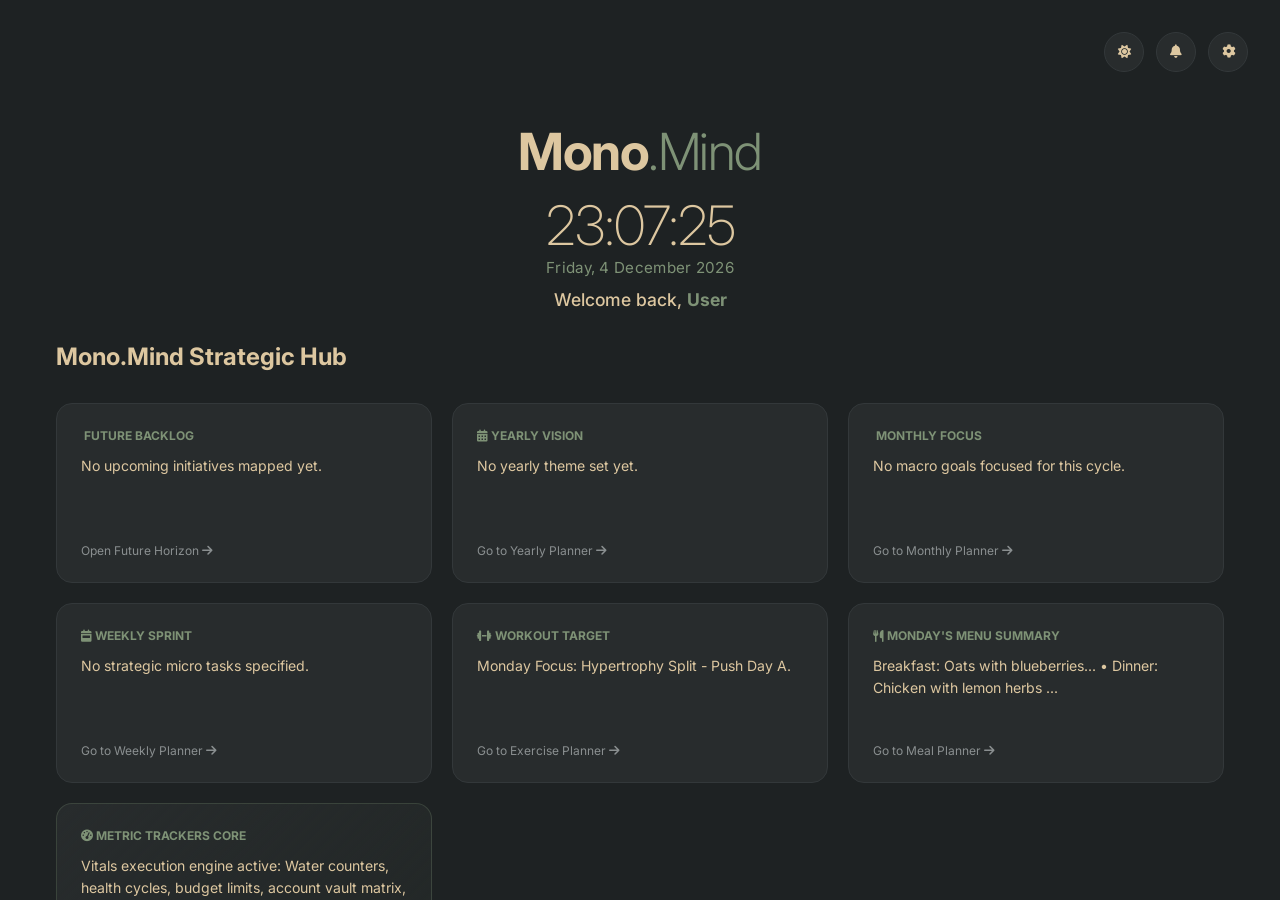
<file: index.html>
<!DOCTYPE html>
<html lang="en">
<head>
    <meta charset="UTF-8">
    <meta name="viewport" content="width=device-width, initial-scale=1.0, maximum-scale=1.0, user-scalable=no">
    <title>Mono.Mind Dashboard</title>
    <link rel="stylesheet" href="style.css">
    <!-- Google Fonts: Inter -->
    <link rel="preconnect" href="https://fonts.googleapis.com">
    <link rel="preconnect" href="https://fonts.gstatic.com" crossorigin>
    <link href="https://fonts.googleapis.com/css2?family=Inter:wght@200;300;400;500;600;700&display=swap" rel="stylesheet">
    <!-- FontAwesome for UI icons -->
    <link rel="stylesheet" href="https://cdnjs.cloudflare.com/ajax/libs/font-awesome/6.4.0/css/all.min.css">
</head>
<body class="dark-theme hub-view-active scheme-classic">

    <div class="dashboard-container" id="app-container">
        <!-- SIDEBAR: Navigation Tabs -->
        <aside class="sidebar" id="left-sidebar">
            <div class="brand">
                <h2 onclick="navigateToTab('hub')" style="cursor:pointer;">Mono<span>.Mind</span></h2>
            </div>
            <nav class="nav-tabs" id="sidebar-nav-container">
                <button class="tab-btn active" data-tab="hub">
                    <i class="fa-solid fa-house"></i> Master Hub
                </button>
                <button class="tab-btn" data-tab="future" id="tab-link-future">
                    <i class="fa-solid fa-hourglass-long"></i> Future Horizon
                </button>
                <button class="tab-btn" data-tab="yearly" id="tab-link-yearly">
                    <i class="fa-solid fa-calendar-days"></i> Yearly Planner
                </button>
                <button class="tab-btn" data-tab="monthly" id="tab-link-monthly">
                    <i class="fa-solid fa-calendar-month"></i> Monthly Planner
                </button>
                <button class="tab-btn" data-tab="weekly" id="tab-link-weekly">
                    <i class="fa-solid fa-calendar-week"></i> Weekly Planner
                </button>
                <button class="tab-btn" data-tab="daily" id="tab-link-daily">
                    <i class="fa-solid fa-calendar-day"></i> Daily Planner
                </button>
                <button class="tab-btn" data-tab="exercise" id="tab-link-exercise">
                    <i class="fa-solid fa-dumbbell"></i> Exercise Planner
                </button>
                <button class="tab-btn" data-tab="meal" id="tab-link-meal">
                    <i class="fa-solid fa-utensils"></i> Meal Planner
                </button>
            </nav>
            <div class="sidebar-footer">
                <p id="live-sidebar-clock">Loading Clock...</p>
            </div>
        </aside>

        <!-- MAIN CONTENT AREA -->
        <main class="main-content">
            <!-- Header -->
            <header class="main-header">
                <div class="header-title-area">
                    <h1 id="live-header-date">Dashboard Overview</h1>
                </div>
                <div class="header-actions">
                    <button class="icon-btn" id="theme-toggle" title="Toggle Theme">
                        <i class="fa-solid fa-sun"></i>
                    </button>
                    <button class="icon-btn"><i class="fa-solid fa-bell"></i></button>
                    <button class="icon-btn" id="settings-toggle-btn" title="Dashboard Settings">
                        <i class="fa-solid fa-gear"></i>
                    </button>
                </div>
            </header>

            <!-- Grid Layout for Dashboard Widgets -->
            <div class="dashboard-grid hub-active" id="dashboard-main-grid">
                
                <!-- Planner Dynamic Main Window Container -->
                <section class="card preview-card">
                    <div class="card-header">
                        <h3><i class="fa-solid fa-cubes"></i> <span id="dynamic-block-header">Master Workspace</span></h3>
                        <span class="badge" id="preview-title">Master Hub Active</span>
                    </div>
                    
                    <div class="preview-window">

                        <!-- 0. MASTER HUB & HIGHLIGHTS PREVIEW -->
                        <div id="view-hub" class="planner-view">
                            <div class="hub-container">
                                <div class="hub-hero-branding">
                                    <h2>Mono<span>.Mind</span></h2>
                                    
                                    <!-- Dynamic Minimalist/Analog Clock Face Wrapper Node -->
                                    <div id="hub-chrono-widget" class="chrono-widget display-mode-digital">
                                        <!-- State View A: Minimalist Digital -->
                                        <div class="digital-chrono-view">
                                            <div id="digital-live-time" class="digital-time-readout">00:00:00</div>
                                            <div id="digital-live-date" class="digital-date-readout">Loading Calendar Feed...</div>
                                        </div>
                                        
                                        <!-- State View B: Minimalist Geometric Analog -->
                                        <div class="analog-chrono-view">
                                            <div class="analog-clock-frame">
                                                <div class="clock-face-plate">
                                                    <div class="chrono-hand hour-hand" id="analog-h-hand"></div>
                                                    <div class="chrono-hand minute-hand" id="analog-m-hand"></div>
                                                    <div class="chrono-hand second-hand" id="analog-s-hand"></div>
                                                    <div class="chrono-core-pin"></div>
                                                </div>
                                            </div>
                                            <div id="analog-live-date" class="analog-date-readout">Loading Calendar Feed...</div>
                                        </div>
                                    </div>

                                    <div class="welcome-user-tag">Welcome back, <span id="profile-display-name">User</span></div>
                                </div>
                                
                                <div class="panel-header"><h2>Mono.Mind Strategic Hub</h2></div>
                                <div class="hub-grid">
                                    <div class="hub-summary-card" id="hub-card-future" onclick="navigateToTab('future')">
                                        <div class="card-meta"><i class="fa-solid fa-hourglass-long"></i> Future Backlog</div>
                                        <p id="hub-mirror-future">No multi-cycle milestones logged yet...</p>
                                        <span class="hub-link-label">Open Future Horizon <i class="fa-solid fa-arrow-right"></i></span>
                                    </div>
                                    <div class="hub-summary-card" id="hub-card-yearly" onclick="navigateToTab('yearly')">
                                        <div class="card-meta"><i class="fa-solid fa-calendar-days"></i> Yearly Vision</div>
                                        <p id="hub-mirror-yearly">No vision theme set yet...</p>
                                        <span class="hub-link-label">Go to Yearly Planner <i class="fa-solid fa-arrow-right"></i></span>
                                    </div>
                                    <div class="hub-summary-card" id="hub-card-monthly" onclick="navigateToTab('monthly')">
                                        <div class="card-meta"><i class="fa-solid fa-calendar-month"></i> Monthly Focus</div>
                                        <p id="hub-mirror-monthly">No focus projects logged for the current month...</p>
                                        <span class="hub-link-label">Go to Monthly Planner <i class="fa-solid fa-arrow-right"></i></span>
                                    </div>
                                    <div class="hub-summary-card" id="hub-card-weekly" onclick="navigateToTab('weekly')">
                                        <div class="card-meta"><i class="fa-solid fa-calendar-week"></i> Weekly Sprint</div>
                                        <p id="hub-mirror-weekly">No key tasks specified for this week...</p>
                                        <span class="hub-link-label">Go to Weekly Planner <i class="fa-solid fa-arrow-right"></i></span>
                                    </div>
                                    <div class="hub-summary-card" id="hub-card-exercise" onclick="navigateToTab('exercise')">
                                        <div class="card-meta"><i class="fa-solid fa-dumbbell"></i> Workout Target</div>
                                        <p id="hub-mirror-exercise">Hypertrophy split configuration active. Ready to log performance metrics...</p>
                                        <span class="hub-link-label">Go to Exercise Planner <i class="fa-solid fa-arrow-right"></i></span>
                                    </div>
                                    <div class="hub-summary-card" id="hub-card-meal" onclick="navigateToTab('meal')">
                                        <div class="card-meta"><i class="fa-solid fa-utensils"></i> Monday's Menu Summary</div>
                                        <p id="hub-mirror-meal">Breakfast: Oats with berries • Dinner: Chicken with lemon herbs...</p>
                                        <span class="hub-link-label">Go to Meal Planner <i class="fa-solid fa-arrow-right"></i></span>
                                    </div>
                                    <!-- ADDED: Dedicated Navigation Card to Tracker App Interface Module -->
                                    <div class="hub-summary-card" id="hub-card-tracker" onclick="window.location.href='tracker.html'" style="background: linear-gradient(135deg, var(--bg-card), rgba(126, 146, 118, 0.05)); border-color: rgba(126, 146, 118, 0.25);">
                                        <div class="card-meta" style="color: var(--accent-color);"><i class="fa-solid fa-gauge-high"></i> Metric Trackers Core</div>
                                        <p>Vitals execution engine active: Water counters, health cycles, budget limits, account vault matrix, and notebook modules...</p>
                                        <span class="hub-link-label" style="color: var(--accent-color);">Open Standalone Trackers <i class="fa-solid fa-arrow-up-right-from-square"></i></span>
                                    </div>
                                </div>
                            </div>
                        </div>

                        <!-- FUTURE HORIZON VIEW -->
                        <div id="view-future" class="planner-view hidden">
                            <div class="planner-split-layout">
                                <div class="planner-main-panel">
                                    <div class="panel-header"><h2>Future Horizon Backlog & Pipeline</h2></div>
                                    <div class="form-group">
                                        <label>Upcoming Quarters & Long-Range Ventures</label>
                                        <textarea id="data-future-backlog" class="shared-sync" placeholder="Map out micro-business expansions, product scaling maps, or upcoming personal updates..."></textarea>
                                    </div>
                                    <div class="form-group">
                                        <label>Prototyping Sandbox & Incubator Notes</label>
                                        <textarea rows="5" placeholder="Dump raw project mechanics, structural changes, or pipeline scripts before sorting into official years or months..."></textarea>
                                    </div>
                                </div>
                                <div class="planner-side-goals">
                                    <div class="side-panel">
                                        <h3><i class="fa-solid fa-rocket"></i> Multi-Year Targets</h3>
                                        <div class="goal-list" contenteditable="true">
                                            <div>• Scale automated content pipelines into decoupled micro-services</div>
                                            <div>• Transition frameworks into ultra-performant custom stacks</div>
                                        </div>
                                    </div>
                                    <div class="side-panel">
                                        <h3><i class="fa-solid fa-compass"></i> Conceptual Themes</h3>
                                        <div class="goal-list" contenteditable="true">
                                            <div>• Deep Modular Architecture</div>
                                            <div>• Zero Visual Clutter Paradigms</div>
                                        </div>
                                    </div>
                                </div>
                            </div>
                        </div>

                        <!-- 1. YEARLY PLANNER VIEW -->
                        <div id="view-yearly" class="planner-view hidden">
                            <div class="planner-split-layout">
                                <div class="planner-main-panel">
                                    <div class="panel-header"><h2>2026 Broad Macro Targets</h2></div>
                                    <div class="form-group">
                                        <label>Core Yearly Vision & Theme</label>
                                        <textarea id="data-year-vision" class="shared-sync" placeholder="What is the overarching focus for this entire year?"></textarea>
                                    </div>
                                    <div class="form-group">
                                        <label>Major Milestones & Roadmaps</label>
                                        <textarea id="data-year-milestones" class="shared-sync" placeholder="List big roadmap items..."></textarea>
                                    </div>
                                    <div class="macro-calendar-container">
                                        <label class="section-micro-label">Annual Project Span Allocator</label>
                                        <div class="year-grid-calendar">
                                            <div class="month-row-strip" contenteditable="true"><span>JAN</span><strong>Project Duration Span:</strong> </div>
                                            <div class="month-row-strip" contenteditable="true"><span>FEB</span><strong>Project Duration Span:</strong> </div>
                                            <div class="month-row-strip" contenteditable="true"><span>MAR</span><strong>Project Duration Span:</strong> </div>
                                            <div class="month-row-strip" contenteditable="true"><span>APR</span><strong>Project Duration Span:</strong> </div>
                                            <div class="month-row-strip" contenteditable="true"><span>MAY</span><strong>Project Duration Span:</strong> </div>
                                            <div class="month-row-strip" contenteditable="true"><span>JUN</span><strong>Project Duration Span:</strong> </div>
                                            <div class="month-row-strip" contenteditable="true"><span>JUL</span><strong>Project Duration Span:</strong> </div>
                                            <div class="month-row-strip" contenteditable="true"><span>AUG</span><strong>Project Duration Span:</strong> </div>
                                            <div class="month-row-strip" contenteditable="true"><span>SEP</span><strong>Project Duration Span:</strong> </div>
                                            <div class="month-row-strip" contenteditable="true"><span>OCT</span><strong>Project Duration Span:</strong> </div>
                                            <div class="month-row-strip" contenteditable="true"><span>NOV</span><strong>Project Duration Span:</strong> </div>
                                            <div class="month-row-strip" contenteditable="true"><span>DEC</span><strong>Project Duration Span:</strong> </div>
                                        </div>
                                    </div>
                                </div>
                                <div class="planner-side-goals">
                                    <div class="side-panel">
                                        <h3><i class="fa-solid fa-hourglass-start"></i> Long-Term Goals</h3>
                                        <div class="goal-list" contenteditable="true" id="data-lt-goals">
                                            <div>• Build sustainable digital product ecosystem</div>
                                            <div>• Reach financial milestone target</div>
                                        </div>
                                    </div>
                                    <div class="side-panel">
                                        <h3><i class="fa-solid fa-bolt"></i> Short-Term Goals</h3>
                                        <div class="goal-list" contenteditable="true" id="data-st-goals">
                                            <div>• Complete interactive UI code skeleton</div>
                                            <div>• Finalize palette design structure</div>
                                        </div>
                                    </div>
                                </div>
                            </div>
                        </div>

                        <!-- 2. MONTHLY PLANNER VIEW -->
                        <div id="view-monthly" class="planner-view hidden">
                            <div class="planner-split-layout">
                                <div class="planner-main-panel">
                                    <div class="panel-header"><h2>Monthly Horizon View</h2></div>
                                    <div class="form-group">
                                        <label>Current Month Focus Objectives</label>
                                        <textarea id="data-month-focus" class="shared-sync" placeholder="Break down your yearly targets into specific focus projects for this month..."></textarea>
                                    </div>
                                    <div class="monthly-matrix-grid">
                                        <div class="day-head">Mon</div><div class="day-head">Tue</div><div class="day-head">Wed</div><div class="day-head">Thu</div><div class="day-head">Fri</div><div class="day-head">Sat</div><div class="day-head">Sun</div>
                                        <div class="matrix-cell" contenteditable="true"><span class="cell-num">1</span></div>
                                        <div class="matrix-cell" contenteditable="true"><span class="cell-num">2</span></div>
                                        <div class="matrix-cell" contenteditable="true"><span class="cell-num">3</span></div>
                                        <div class="matrix-cell" contenteditable="true"><span class="cell-num">4</span></div>
                                        <div class="matrix-cell" contenteditable="true"><span class="cell-num">5</span></div>
                                        <div class="matrix-cell" contenteditable="true"><span class="cell-num">6</span></div>
                                        <div class="matrix-cell" contenteditable="true"><span class="cell-num">7</span></div>
                                        <div class="matrix-cell" contenteditable="true"><span class="cell-num">8</span></div>
                                        <div class="matrix-cell" contenteditable="true"><span class="cell-num">9</span></div>
                                        <div class="matrix-cell" contenteditable="true"><span class="cell-num">10</span></div>
                                        <div class="matrix-cell" contenteditable="true"><span class="cell-num">11</span></div>
                                        <div class="matrix-cell" contenteditable="true"><span class="cell-num">12</span></div>
                                        <div class="matrix-cell" contenteditable="true"><span class="cell-num">13</span></div>
                                        <div class="matrix-cell" contenteditable="true"><span class="cell-num">14</span></div>
                                        <div class="matrix-cell" contenteditable="true"><span class="cell-num">15</span></div>
                                        <div class="matrix-cell" contenteditable="true"><span class="cell-num">16</span></div>
                                        <div class="matrix-cell" contenteditable="true"><span class="cell-num">17</span></div>
                                        <div class="matrix-cell" contenteditable="true"><span class="cell-num">18</span></div>
                                        <div class="matrix-cell" contenteditable="true"><span class="cell-num">19</span></div>
                                        <div class="matrix-cell" contenteditable="true"><span class="cell-num">20</span></div>
                                        <div class="matrix-cell" contenteditable="true"><span class="cell-num">21</span></div>
                                        <div class="matrix-cell" contenteditable="true"><span class="cell-num">22</span></div>
                                        <div class="matrix-cell" contenteditable="true"><span class="cell-num">23</span></div>
                                        <div class="matrix-cell" contenteditable="true"><span class="cell-num">24</span></div>
                                        <div class="matrix-cell" contenteditable="true"><span class="cell-num">25</span></div>
                                        <div class="matrix-cell" id="current-live-day" contenteditable="true"><span class="cell-num">26</span></div>
                                        <div class="matrix-cell" contenteditable="true"><span class="cell-num">27</span></div>
                                        <div class="matrix-cell" contenteditable="true"><span class="cell-num">28</span></div>
                                        <div class="matrix-cell" contenteditable="true"><span class="cell-num">29</span></div>
                                        <div class="matrix-cell" contenteditable="true"><span class="cell-num">30</span></div>
                                        <div class="matrix-cell grayed"><span class="cell-num">1</span></div>
                                    </div>
                                </div>
                            </div>
                        </div>

                        <!-- 3. WEEKLY PLANNER VIEW -->
                        <div id="view-weekly" class="planner-view hidden">
                            <div class="planner-split-layout">
                                <div class="planner-main-panel">
                                    <div class="panel-header"><h2>Weekly Sprint Architecture</h2></div>
                                    <div class="form-group">
                                        <label>Weekly Sprint Action Items</label>
                                        <textarea id="data-weekly-sprint" class="shared-sync" placeholder="What actionable steps are we shipping this week?"></textarea>
                                    </div>
                                    <div class="weekly-strip-columns">
                                        <div class="week-column-node" contenteditable="true"><h4>MON</h4></div>
                                        <div class="week-column-node" contenteditable="true"><h4>TUE</h4></div>
                                        <div class="week-column-node" contenteditable="true"><h4>WED</h4></div>
                                        <div class="week-column-node" contenteditable="true"><h4>THU</h4></div>
                                        <div class="week-column-node active-day-node" contenteditable="true"><h4>FRI</h4><small>Active Sprint</small></div>
                                        <div class="week-column-node" contenteditable="true"><h4>SAT</h4></div>
                                        <div class="week-column-node" contenteditable="true"><h4>SUN</h4></div>
                                    </div>
                                </div>
                            </div>
                        </div>

                        <!-- 4. DAILY PLANNER VIEW -->
                        <div id="view-daily" class="planner-view hidden">
                            <div class="daily-detailed-container">
                                <div class="panel-header"><h2>Daily Execution Log</h2></div>
                                <div class="form-group">
                                    <label>Today's Top Priorities</label>
                                    <textarea rows="3" placeholder="1. &#10;2. &#10;3. "></textarea>
                                </div>
                                <div class="daily-hyper-timeline">
                                    <label class="section-micro-label">Granular Time Allocator</label>
                                    <div class="timeline-row-block">
                                        <div class="hour-marker">08:00</div>
                                        <div class="slot-partition top-half" contenteditable="true" placeholder="08:00 - 08:30 Block Tasks..."></div>
                                        <div class="slot-partition bottom-half" contenteditable="true" placeholder="08:30 - 09:00 Block Tasks..."></div>
                                    </div>
                                    <div class="timeline-row-block">
                                        <div class="hour-marker">09:00</div>
                                        <div class="slot-partition top-half" contenteditable="true" placeholder="09:00 - 09:30 Block Tasks..."></div>
                                        <div class="slot-partition bottom-half" contenteditable="true" placeholder="09:30 - 10:00 Block Tasks..."></div>
                                    </div>
                                    <div class="timeline-row-block">
                                        <div class="hour-marker">10:00</div>
                                        <div class="slot-partition top-half" contenteditable="true" placeholder="10:00 - 10:30 Block Tasks..."></div>
                                        <div class="slot-partition bottom-half" contenteditable="true" placeholder="10:30 - 11:00 Block Tasks..."></div>
                                    </div>
                                </div>
                            </div>
                        </div>

                        <!-- 5. EXERCISE PLANNER VIEW -->
                        <div id="view-exercise" class="planner-view hidden">
                            <div class="meal-planner-container">
                                <header class="meal-planner-header">
                                    <h2>Weekly Exercise & Routine Tracker</h2>
                                    <div class="week-input">
                                        <label>CYCLE:</label>
                                        <input type="text" id="live-exercise-week-bound" placeholder="e.g. Strength Phase">
                                    </div>
                                </header>
                                <div class="meal-planner-workspace">
                                    <div class="days-column">
                                        <div class="day-card">
                                            <h3>MONDAY</h3>
                                            <div class="meal-slot">
                                                <label>TARGET SPLIT / FOCUS:</label>
                                                <textarea id="data-exercise-mon-focus" rows="1">Hypertrophy Split - Push Day A</textarea>
                                            </div>
                                            <div class="meal-slot">
                                                <label>CORE MOVEMENT MODULES:</label>
                                                <textarea id="data-exercise-mon-move" rows="3">Incline Barbell Bench: 4 Sets x 8 Reps&#10;Dumbbell Overhead Press: 3 Sets x 10 Reps&#10;Weighted Tricep Dips: 3 Sets x Max</textarea>
                                            </div>
                                            <div class="meal-slot">
                                                <label>PERFORMANCE & METRIC LOGS:</label>
                                                <textarea id="data-exercise-mon-log" rows="1">Bench hit 80kg comfortably. Increase load next cycle.</textarea>
                                            </div>
                                        </div>
                                        <div class="day-card">
                                            <h3>TUESDAY</h3>
                                            <div class="meal-slot"><label>TARGET SPLIT / FOCUS:</label><textarea rows="1">Pull Day - Upper Back Mechanics</textarea></div>
                                            <div class="meal-slot"><label>CORE MOVEMENT MODULES:</label><textarea rows="3">Weighted Pull-Ups: 4 Sets x 6 Reps&#10;Barbell Rows: 3 Sets x 10 Reps</textarea></div>
                                            <div class="meal-slot"><label>PERFORMANCE & METRIC LOGS:</label><textarea rows="1"></textarea></div>
                                        </div>
                                        <div class="day-card">
                                            <h3>WEDNESDAY</h3>
                                            <div class="meal-slot"><label>TARGET SPLIT / FOCUS:</label><textarea rows="1">Active Mobility & Conditioning</textarea></div>
                                            <div class="meal-slot"><label>CORE MOVEMENT MODULES:</label><textarea rows="3">Form Drill Patterns & Combinations&#10;Core Matrix Rotation Holds</textarea></div>
                                            <div class="meal-slot"><label>PERFORMANCE & METRIC LOGS:</label><textarea rows="1"></textarea></div>
                                        </div>
                                        <div class="day-card">
                                            <h3>THURSDAY</h3>
                                            <div class="meal-slot"><label>TARGET SPLIT / FOCUS:</label><textarea rows="1">Leg Day - Posterior Chain</textarea></div>
                                            <div class="meal-slot"><label>CORE MOVEMENT MODULES:</label><textarea rows="3">Barbell Squats: 4 Sets x 8 Reps&#10;Romanian Deadlifts: 3 Sets x 10 Reps</textarea></div>
                                            <div class="meal-slot"><label>PERFORMANCE & METRIC LOGS:</label><textarea rows="1"></textarea></div>
                                        </div>
                                        <div class="day-card">
                                            <h3>FRIDAY</h3>
                                            <div class="meal-slot"><label>TARGET SPLIT / FOCUS:</label><textarea rows="1">Push Day B - Accessory Extensions</textarea></div>
                                            <div class="meal-slot"><label>CORE MOVEMENT MODULES:</label><textarea rows="3">Incline Dumbbell Press: 3 Sets x 10 Reps&#10;Lateral Cable Raises: 4 Sets x 12 Reps</textarea></div>
                                            <div class="meal-slot"><label>PERFORMANCE & METRIC LOGS:</label><textarea rows="1"></textarea></div>
                                        </div>
                                        <div class="day-card">
                                            <h3>SATURDAY</h3>
                                            <div class="meal-slot"><label>TARGET SPLIT / FOCUS:</label><textarea rows="1">Rest & Hyper-Recovery</textarea></div>
                                            <div class="meal-slot"><label>CORE MOVEMENT MODULES:</label><textarea rows="3">Light outdoor walking&#10;Foam rolling protocols</textarea></div>
                                            <div class="meal-slot"><label>PERFORMANCE & METRIC LOGS:</label><textarea rows="1"></textarea></div>
                                        </div>
                                        <div class="day-card">
                                            <h3>SUNDAY</h3>
                                            <div class="meal-slot"><label>TARGET SPLIT / FOCUS:</label><textarea rows="1">Full Body System Integration</textarea></div>
                                            <div class="meal-slot"><label>CORE MOVEMENT MODULES:</label><textarea rows="3">Kettlebell Swings: 3 Sets x 20 Reps&#10;Hanging Leg Raises: 3 Sets x Max</textarea></div>
                                            <div class="meal-slot"><label>PERFORMANCE & METRIC LOGS:</label><textarea rows="1"></textarea></div>
                                        </div>
                                        <div class="day-card snack-card">
                                            <h3>ANYTIME FINISHER NOTES</h3>
                                            <div class="checklist-item"><input type="checkbox" checked> <span contenteditable="true">10min Core Exhaust Circuit</span></div>
                                            <div class="checklist-item"><input type="checkbox"> <span contenteditable="true">Farmer Carries (Grip Endurance)</span></div>
                                        </div>
                                    </div>
                                    <div class="sidebar-column">
                                        <div class="side-panel">
                                            <h3>ROUTINE ARCHITECTURE BOARD:</h3>
                                            <ul class="bullet-list" contenteditable="true">
                                                <li>Keep structural rest bounds exactly at 90s for main compound movements.</li>
                                                <li>Incorporate progressive overload targets across every micro-cycle block.</li>
                                            </ul>
                                        </div>
                                        <div class="side-panel">
                                            <h3>TRACKING TOOLS & GEAR CHECK:</h3>
                                            <div class="shopping-grid">
                                                <div class="checklist-item"><input type="checkbox" checked> <span contenteditable="true">Wrist Wraps</span></div>
                                                <div class="checklist-item"><input type="checkbox" checked> <span contenteditable="true">Lifting Straps</span></div>
                                            </div>
                                        </div>
                                    </div>
                                </div>
                            </div>
                        </div>

                        <!-- 6. MEAL PLANNER VIEW -->
                        <div id="view-meal" class="planner-view hidden">
                            <div class="meal-planner-container">
                                <header class="meal-planner-header">
                                    <h2>Weekly Meal Planner</h2>
                                    <div class="week-input">
                                        <label>WEEK:</label>
                                        <input type="text" id="live-meal-week-bound" placeholder="e.g. 26 June">
                                    </div>
                                </header>
                                <div class="meal-planner-workspace">
                                    <div class="days-column">
                                        <div class="day-card">
                                            <h3>MONDAY</h3>
                                            <div class="meal-slot">
                                                <label>BREAKFAST:</label>
                                                <textarea id="data-meal-mon-b" rows="2">Oats with blueberries, raspberries, chia, sunflower seeds & banana</textarea>
                                            </div>
                                            <div class="meal-slot">
                                                <label>LUNCH:</label>
                                                <textarea rows="1">Mixed bean salad</textarea>
                                            </div>
                                            <div class="meal-slot">
                                                <label>DINNER:</label>
                                                <textarea id="data-meal-mon-d" rows="2">Chicken with lemon herbs and green beans</textarea>
                                            </div>
                                        </div>
                                        <div class="day-card">
                                            <h3>TUESDAY</h3>
                                            <div class="meal-slot"><label>BREAKFAST:</label><textarea rows="2">Avocado, toast, mixed seeds, tomato, olive oil, cream cheese</textarea></div>
                                            <div class="meal-slot"><label>LUNCH:</label><textarea rows="1">Veggie lasagne</textarea></div>
                                            <div class="meal-slot"><label>DINNER:</label><textarea rows="1">Ravioli and spinach salad</textarea></div>
                                        </div>
                                        <div class="day-card">
                                            <h3>WEDNESDAY</h3>
                                            <div class="meal-slot"><label>BREAKFAST:</label><textarea rows="2">Almond nut butter with cocoa and banana wrap + chia seeds</textarea></div>
                                            <div class="meal-slot"><label>LUNCH:</label><textarea rows="2">Ham and cheese sandwich with lentil chips</textarea></div>
                                            <div class="meal-slot"><label>DINNER:</label><textarea rows="2">Stir fry tofu and stir fry veg in soya sauce</textarea></div>
                                        </div>
                                        <div class="day-card">
                                            <h3>THURSDAY</h3>
                                            <div class="meal-slot"><label>BREAKFAST:</label><textarea rows="2">Oats with strawberries, yoghurt, raspberries & chia seeds</textarea></div>
                                            <div class="meal-slot"><label>LUNCH:</label><textarea rows="1">Pizza baguettes</textarea></div>
                                            <div class="meal-slot"><label>DINNER:</label><textarea rows="1">Pie and mash</textarea></div>
                                        </div>
                                        <div class="day-card">
                                            <h3>FRIDAY</h3>
                                            <div class="meal-slot"><label>BREAKFAST:</label><textarea rows="2">Oats with blueberries, raspberries, chia, sunflower seeds & banana</textarea></div>
                                            <div class="meal-slot"><label>LUNCH:</label><textarea rows="2">Bean wrap with avocado, tomatoes and seeds</textarea></div>
                                            <div class="meal-slot"><label>DINNER:</label><textarea rows="1"></textarea></div>
                                        </div>
                                        <div class="day-card">
                                            <h3>SATURDAY</h3>
                                            <div class="meal-slot"><label>BREAKFAST:</label><textarea rows="1">Waffles & nutella :)</textarea></div>
                                            <div class="meal-slot"><label>LUNCH:</label><textarea rows="1"></textarea></div>
                                            <div class="meal-slot"><label>DINNER:</label><textarea rows="1"></textarea></div>
                                        </div>
                                        <div class="day-card">
                                            <h3>SUNDAY</h3>
                                            <div class="meal-slot"><label>BREAKFAST:</label><textarea rows="2">Pancakes with blueberries, chia, sunflower seeds & banana</textarea></div>
                                            <div class="meal-slot"><label>LUNCH:</label><textarea rows="1"></textarea></div>
                                            <div class="meal-slot"><label>DINNER:</label><textarea rows="1"></textarea></div>
                                        </div>
                                        <div class="day-card snack-card">
                                            <h3>ANYTIME SNACK IDEAS</h3>
                                            <div class="checklist-item"><input type="checkbox" checked> <span contenteditable="true">Mixed nuts</span></div>
                                            <div class="checklist-item"><input type="checkbox" checked> <span contenteditable="true">Nut butter and dark chocolate</span></div>
                                            <div class="checklist-item"><input type="checkbox"> <span contenteditable="true">Popcorn</span></div>
                                        </div>
                                    </div>
                                    <div class="sidebar-column">
                                        <div class="side-panel">
                                            <h3>RECIPES IDEAS BOARD:</h3>
                                            <ul class="bullet-list" contenteditable="true">
                                                <li>Try Mary Berry's asian salmon with ginger and chillies</li>
                                            </ul>
                                        </div>
                                        <div class="side-panel">
                                            <h3>INGREDIENTS TO ADD TO SHOPPING:</h3>
                                            <div class="shopping-grid">
                                                <div class="checklist-item"><input type="checkbox"> <span contenteditable="true">Tofu</span></div>
                                                <div class="checklist-item"><input type="checkbox"> <span contenteditable="true">Oats</span></div>
                                            </div>
                                        </div>
                                    </div>
                                </div>
                            </div>
                        </div>

                    </div>
                </section>

                <!-- Side Widgets -->
                <section class="card tasks-card side-widget">
                    <div class="card-header"><h3><i class="fa-solid fa-clock"></i> Schedule</h3></div>
                    <div class="hourly-timeline">
                        <div class="time-slot"><span class="time">08:00</span><div class="task-line empty"></div></div>
                        <div class="time-slot"><span class="time">09:00</span><div class="task-line filled">Morning Review</div></div>
                    </div>
                </section>

                <section class="card events-card side-widget">
                    <div class="card-header"><h3><i class="fa-solid fa-cake-candles"></i> Events</h3></div>
                    <div class="events-list">
                        <div class="event-item holiday">
                            <div class="event-icon"><i class="fa-solid fa-flag"></i></div>
                            <div class="event-details"><h4>Public Holiday</h4><p>Jan 1</p></div>
                        </div>
                    </div>
                </section>

            </div>
        </main>
        
        <!-- ================= MODAL: SETTINGS INTERFACE PANEL ================= -->
        <div class="settings-modal-overlay" id="settings-modal">
            <div class="settings-modal-card">
                <div class="settings-modal-header">
                    <h3><i class="fa-solid fa-sliders"></i> Engine Customization Panel</h3>
                    <button class="close-modal-btn" id="settings-close-btn">&times;</button>
                </div>
                <div class="settings-modal-body">
                    
                    <div class="settings-section-group">
                        <h4><i class="fa-solid fa-user-gear"></i> Edit Profile Fields</h4>
                        <div class="settings-input-row">
                            <div class="input-item-box">
                                <label>User Account Label Name</label>
                                <input type="text" id="setting-input-name" value="User">
                            </div>
                        </div>
                    </div>

                    <div class="settings-section-group">
                        <h4><i class="fa-solid fa-clock"></i> Hub Clock Face Style</h4>
                        <p class="settings-help-text">Choose the display configuration rendered in the central Hero branding segment.</p>
                        <div class="clock-type-toggle-row">
                            <label class="check-node">
                                <input type="radio" name="clock-style-toggle" value="digital" checked> Minimal Digital Readout
                            </label>
                            <label class="check-node">
                                <input type="radio" name="clock-style-toggle" value="analog"> Clean Mechanical Analog Face
                            </label>
                        </div>
                    </div>
                    
                    <div class="settings-section-group">
                        <h4><i class="fa-solid fa-toggle-on"></i> Configure Dashboard Tab Visibility</h4>
                        <div class="visibility-checkbox-grid">
                            <label class="check-node"><input type="checkbox" id="check-visibility-future" checked data-target="future"> Future Horizon</label>
                            <label class="check-node"><input type="checkbox" id="check-visibility-yearly" checked data-target="yearly"> Yearly Planner</label>
                            <label class="check-node"><input type="checkbox" id="check-visibility-monthly" checked data-target="monthly"> Monthly Planner</label>
                            <label class="check-node"><input type="checkbox" id="check-visibility-weekly" checked data-target="weekly"> Weekly Planner</label>
                            <label class="check-node"><input type="checkbox" id="check-visibility-daily" checked data-target="daily"> Daily Planner</label>
                            <label class="check-node"><input type="checkbox" id="check-visibility-exercise" checked data-target="exercise"> Exercise Planner</label>
                            <label class="check-node"><input type="checkbox" id="check-visibility-meal" checked data-target="meal"> Meal Planner</label>
                            <!-- ADDED: Tracker Panel Display Toggle inside Visibility Matrix -->
                            <label class="check-node"><input type="checkbox" id="check-visibility-tracker" checked data-target="tracker"> Metric Trackers Card</label>
                        </div>
                    </div>
                    
                    <div class="settings-section-group">
                        <h4><i class="fa-solid fa-palette"></i> Select Active Structural Theme Combo</h4>
                        <div class="color-combo-picker-row">
                            <div class="combo-swatch-card active" data-scheme="classic">
                                <div class="swatch-chips"><span style="background:#DDC7A0;"></span><span style="background:#7E9276;"></span></div>
                                <div class="swatch-label">Classic Sand & Sage</div>
                            </div>
                            <div class="combo-swatch-card" data-scheme="blackgold">
                                <div class="swatch-chips"><span style="background:#0F1112;"></span><span style="background:#D4AF37;"></span></div>
                                <div class="swatch-label">Premium Black & Gold</div>
                            </div>
                            <div class="combo-swatch-card" data-scheme="slatecoral">
                                <div class="swatch-chips"><span style="background:#34495e;"></span><span style="background:#e74c3c;"></span></div>
                                <div class="swatch-label">Slate & Deep Coral</div>
                            </div>
                            <div class="combo-swatch-card" data-scheme="nordicforest">
                                <div class="swatch-chips"><span style="background:#2E3440;"></span><span style="background:#88C0D0;"></span></div>
                                <div class="swatch-label">Nordic Ice & Frost</div>
                            </div>
                        </div>
                    </div>

                </div>
            </div>
        </div>

    </div>

    <!-- Script Architecture -->
    <script>
        const buttons = document.querySelectorAll('.tab-btn');
        const previewTitle = document.getElementById('preview-title');
        const dynamicBlockHeader = document.getElementById('dynamic-block-header');
        const views = document.querySelectorAll('.planner-view');
        const bodyElement = document.body;
        const themeToggleBtn = document.getElementById('theme-toggle');
        const mainGrid = document.getElementById('dashboard-main-grid');

        const settingsToggleBtn = document.getElementById('settings-toggle-btn');
        const settingsModal = document.getElementById('settings-modal');
        const settingsCloseBtn = document.getElementById('settings-close-btn');

        const chronoWidget = document.getElementById('hub-chrono-widget');
        const clockStyleRadios = document.querySelectorAll('input[name="clock-style-toggle"]');

        const dataFutureBacklog = document.getElementById('data-future-backlog');
        const dataYearVision = document.getElementById('data-year-vision');
        const dataMonthFocus = document.getElementById('data-month-focus');
        const dataWeeklySprint = document.getElementById('data-weekly-sprint');
        const dataLtGoals = document.getElementById('data-lt-goals');
        const dataMealMonB = document.getElementById('data-meal-mon-b');
        const dataMealMonD = document.getElementById('data-meal-mon-d');
        const dataExerciseMonFocus = document.getElementById('data-exercise-mon-focus');

        const hubMirrorFuture = document.getElementById('hub-mirror-future');
        const hubMirrorYearly = document.getElementById('hub-mirror-yearly');
        const hubMirrorMonthly = document.getElementById('hub-mirror-monthly');
        const hubMirrorWeekly = document.getElementById('hub-mirror-weekly');
        const hubMirrorMeal = document.getElementById('hub-mirror-meal');
        const hubMirrorExercise = document.getElementById('hub-mirror-exercise');

        function runLiveChronoEngine() {
            const now = new Date();
            const hour = now.getHours();
            const minute = now.getMinutes();
            const second = now.getSeconds();

            const timeOptions = { hour: '2-digit', minute: '2-digit', second: '2-digit', hour12: false };
            const dateLongOptions = { weekday: 'long', year: 'numeric', month: 'long', day: 'numeric' };

            const SouthAfricaTimeStr = now.toLocaleTimeString('en-ZA', timeOptions);
            const SouthAfricaDateStr = now.toLocaleDateString('en-ZA', dateLongOptions);

            document.getElementById('live-sidebar-clock').textContent = SouthAfricaTimeStr;
            document.getElementById('live-header-date').textContent = SouthAfricaDateStr;
            
            document.getElementById('digital-live-time').textContent = SouthAfricaTimeStr;
            document.getElementById('digital-live-date').textContent = SouthAfricaDateStr;
            document.getElementById('analog-live-date').textContent = SouthAfricaDateStr;

            const hourDeg = (hour * 30) + (minute * 0.5);
            const minDeg = (minute * 6) + (second * 0.1);
            const secDeg = second * 6;

            const hHand = document.getElementById('analog-h-hand');
            const mHand = document.getElementById('analog-m-hand');
            const sHand = document.getElementById('analog-s-hand');
            if(hHand && mHand && sHand) {
                hHand.style.transform = `translateX(-50%) rotate(${hourDeg}deg)`;
                mHand.style.transform = `translateX(-50%) rotate(${minDeg}deg)`;
                sHand.style.transform = `translateX(-50%) rotate(${secDeg}deg)`;
            }
        }

        setInterval(runLiveChronoEngine, 1000);
        runLiveChronoEngine();

        clockStyleRadios.forEach(radio => {
            radio.addEventListener('change', () => {
                if(chronoWidget) chronoWidget.className = `chrono-widget display-mode-${radio.value}`;
            });
        });

        function synchronizeDataState() {
            if(hubMirrorFuture) hubMirrorFuture.textContent = dataFutureBacklog.value || "No upcoming initiatives mapped yet.";
            if(hubMirrorYearly) hubMirrorYearly.textContent = dataYearVision.value || "No yearly theme set yet.";
            if(hubMirrorMonthly) hubMirrorMonthly.textContent = dataMonthFocus.value || "No macro goals focused for this cycle.";
            if(hubMirrorWeekly) hubMirrorWeekly.textContent = dataWeeklySprint.value || "No strategic micro tasks specified.";
            
            if(dataMealMonB && dataMealMonD && hubMirrorMeal) {
                const bFast = dataMealMonB.value.split(',')[0];
                const dinner = dataMealMonD.value.split('and')[0];
                hubMirrorMeal.textContent = `Breakfast: ${bFast}... • Dinner: ${dinner}...`;
            }
            if(dataExerciseMonFocus && hubMirrorExercise) {
                hubMirrorExercise.textContent = `Monday Focus: ${dataExerciseMonFocus.value}.`;
            }
        }

        function navigateToTab(tabId) {
            document.querySelector('.tab-btn.active').classList.remove('active');
            const targetButton = document.querySelector(`[data-tab="${tabId}"]`);
            if (targetButton) targetButton.classList.add('active');

            let headerText = "Master Workspace";
            if(tabId === 'future') headerText = "Future Focus";
            if(tabId === 'yearly') headerText = "Year Focus";
            if(tabId === 'monthly') headerText = "Monthly Focus";
            if(tabId === 'weekly') headerText = "Weekly Focus";
            if(tabId === 'daily') headerText = "Daily Focus";
            if(tabId === 'exercise') headerText = "Exercise Focus";
            if(tabId === 'meal') headerText = "Meal Focus";

            dynamicBlockHeader.textContent = headerText;
            previewTitle.textContent = (tabId === 'hub' ? 'Master Hub' : targetButton.innerText) + " Active";

            if (tabId === 'hub') {
                bodyElement.classList.add('hub-view-active');
                mainGrid.classList.add('hub-active');
            } else {
                bodyElement.classList.remove('hub-view-active');
                mainGrid.classList.remove('hub-active');
            }

            views.forEach(view => view.classList.add('hidden'));
            const activeView = document.getElementById(`view-${tabId}`);
            if (activeView) activeView.classList.remove('hidden');
            synchronizeDataState();
        }

        settingsToggleBtn.addEventListener('click', () => settingsModal.classList.add('open'));
        settingsCloseBtn.addEventListener('click', () => settingsModal.classList.remove('open'));
        settingsModal.addEventListener('click', (e) => { if(e.target === settingsModal) settingsModal.classList.remove('open'); });

        const inputName = document.getElementById('setting-input-name');
        const profileDisplayName = document.getElementById('profile-display-name');
        if(inputName) {
            inputName.addEventListener('input', () => {
                profileDisplayName.textContent = inputName.value || "User";
            });
        }

        const checkboxes = document.querySelectorAll('.visibility-checkbox-grid input');
        checkboxes.forEach(box => {
            box.addEventListener('change', () => {
                const target = box.getAttribute('data-target');
                const sidebarTabButton = document.getElementById(`tab-link-${target}`);
                const masterHubOverviewCard = document.getElementById(`hub-card-${target}`);
                
                if (box.checked) {
                    if(sidebarTabButton) sidebarTabButton.style.display = "flex";
                    if(masterHubOverviewCard) masterHubOverviewCard.style.display = "flex";
                } else {
                    if(sidebarTabButton) sidebarTabButton.style.display = "none";
                    if(masterHubOverviewCard) masterHubOverviewCard.style.display = "none";
                }
            });
        });

        const themeSwatchCards = document.querySelectorAll('.combo-swatch-card');
        themeSwatchCards.forEach(card => {
            card.addEventListener('click', () => {
                document.querySelector('.combo-swatch-card.active').classList.remove('active');
                card.classList.add('active');
                bodyElement.classList.remove('scheme-classic', 'scheme-blackgold', 'scheme-slatecoral', 'scheme-nordicforest');
                const cleanSchemeName = card.getAttribute('data-scheme');
                bodyElement.classList.add(`scheme-${cleanSchemeName}`);
            });
        });

        document.querySelectorAll('.shared-sync').forEach(item => {
            item.addEventListener('input', synchronizeDataState);
        });

        buttons.forEach(btn => {
            btn.addEventListener('click', () => navigateToTab(btn.getAttribute('data-tab')));
        });

        themeToggleBtn.addEventListener('click', () => {
            if (bodyElement.classList.contains('dark-theme')) {
                bodyElement.classList.remove('dark-theme');
                bodyElement.classList.add('light-theme');
                themeToggleBtn.innerHTML = '<i class="fa-solid fa-sun"></i>';
            } else {
                bodyElement.classList.remove('light-theme');
                bodyElement.classList.add('dark-theme');
                themeToggleBtn.innerHTML = '<i class="fa-solid fa-moon"></i>';
            }
        });

        synchronizeDataState();
    </script>
</body>
</html>
</file>
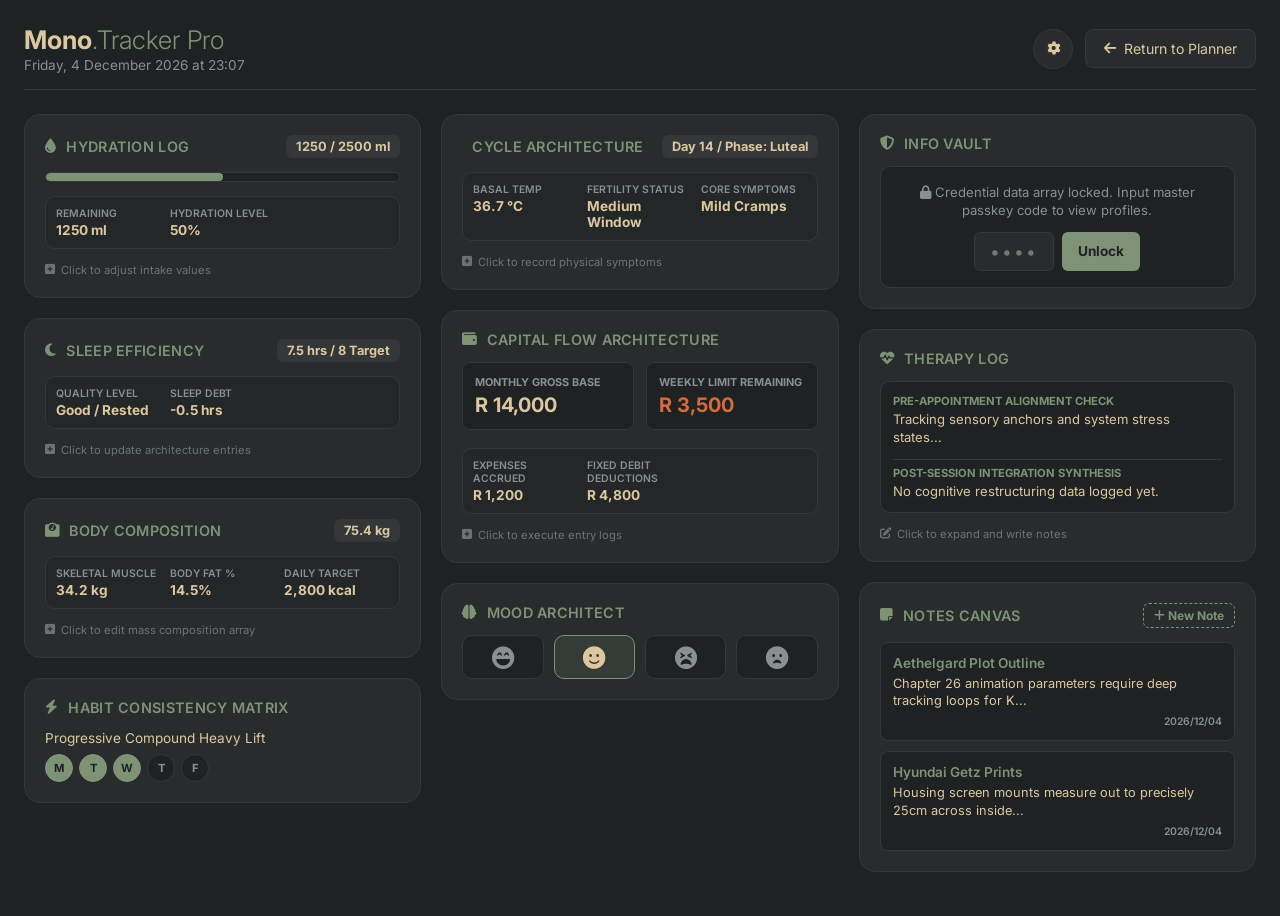
<file: tracker.html>
<!DOCTYPE html>
<html lang="en">
<head>
    <meta charset="UTF-8">
    <meta name="viewport" content="width=device-width, initial-scale=1.0, maximum-scale=1.0, user-scalable=no">
    <title>Mono.Mind Tracker Pro</title>
    <link rel="stylesheet" href="tracker.css">
    <link rel="preconnect" href="https://fonts.googleapis.com">
    <link rel="preconnect" href="https://fonts.gstatic.com" crossorigin>
    <link href="https://fonts.googleapis.com/css2?family=Inter:wght@200;300;400;500;600;700&display=swap" rel="stylesheet">
    <link rel="stylesheet" href="https://cdnjs.cloudflare.com/ajax/libs/font-awesome/6.4.0/css/all.min.css">
</head>
<body class="dark-theme scheme-classic" id="tracker-body">

    <div class="tracker-app-container">
        <header class="tracker-header">
            <div class="tracker-brand">
                <h2>Mono<span>.Tracker Pro</span></h2>
                <p id="tracker-live-chrono">Temporal Feed Loading...</p>
            </div>
            <div class="tracker-actions">
                <button class="icon-btn" id="tracker-settings-btn" title="Tracker Configuration" onclick="toggleTrackerSettings(true)">
                    <i class="fa-solid fa-gear"></i>
                </button>
                <a href="index.html" class="back-home-btn"><i class="fa-solid fa-arrow-left"></i> Return to Planner</a>
            </div>
        </header>

        <div class="tracker-grid">
            
            <div class="tracker-col">
                <div class="tracker-card interactive-node" id="block-water" onclick="openLoggerModal('Water Intake & Hydration Engine', 'water')">
                    <div class="card-title-bar">
                        <h3><i class="fa-solid fa-droplet"></i> Hydration Log</h3>
                        <span class="metric-badge" id="display-water">0 / 2500 ml</span>
                    </div>
                    <div class="water-progress-track">
                        <div class="water-progress-fill" id="fill-water" style="width: 0%"></div>
                    </div>
                    <div class="card-stats-preview-row">
                        <div><small>Remaining</small><strong id="sub-water-rem">2500 ml</strong></div>
                        <div><small>Hydration Level</small><strong id="sub-water-pct">0%</strong></div>
                    </div>
                    <small class="click-insight-hint"><i class="fa-solid fa-square-plus"></i> Click to adjust intake values</small>
                </div>

                <div class="tracker-card interactive-node" id="block-sleep" onclick="openLoggerModal('Sleep Metrics Architecture', 'sleep')">
                    <div class="card-title-bar">
                        <h3><i class="fa-solid fa-moon"></i> Sleep Efficiency</h3>
                        <span class="metric-badge" id="display-sleep">0 hrs / 8.0 Target</span>
                    </div>
                    <div class="card-stats-preview-row">
                        <div><small>Quality Level</small><strong id="sub-sleep-qual">Good / Rested</strong></div>
                        <div><small>Sleep Debt</small><strong id="sub-sleep-debt">0.0 hrs</strong></div>
                    </div>
                    <small class="click-insight-hint"><i class="fa-solid fa-square-plus"></i> Click to update architecture entries</small>
                </div>

                <div class="tracker-card interactive-node" id="block-weight" onclick="openLoggerModal('Body Mass & Composition Index', 'weight')">
                    <div class="card-title-bar">
                        <h3><i class="fa-solid fa-weight-scale"></i> Body Composition</h3>
                        <span class="metric-badge" id="display-weight">0.0 kg</span>
                    </div>
                    <div class="card-stats-preview-row">
                        <div><small>Skeletal Muscle</small><strong id="sub-weight-smm">0.0 kg</strong></div>
                        <div><small>Body Fat %</small><strong id="sub-weight-bfp">0.0%</strong></div>
                        <div><small>Daily Target</small><strong id="sub-weight-cal">0 kcal</strong></div>
                    </div>
                    <small class="click-insight-hint"><i class="fa-solid fa-square-plus"></i> Click to edit mass composition array</small>
                </div>

                <div class="tracker-card" id="block-habit">
                    <div class="card-title-bar">
                        <h3><i class="fa-solid fa-bolt"></i> Habit Consistency Matrix</h3>
                    </div>
                    <div class="habit-streak-list">
                        <div class="habit-streak-node">
                            <span class="habit-name">Progressive Compound Heavy Lift</span>
                            <div class="streak-bubbles">
                                <span class="bubble active">M</span><span class="bubble active">T</span><span class="bubble active">W</span>
                                <span class="bubble" onclick="this.classList.toggle('active')">T</span><span class="bubble" onclick="this.classList.toggle('active')">F</span>
                            </div>
                        </div>
                    </div>
                </div>
            </div>

            <div class="tracker-col">
                <div class="tracker-card interactive-node" id="block-cycle" onclick="openLoggerModal('Cycle Phase Predictor Engine', 'cycle')">
                    <div class="card-title-bar">
                        <h3><i class="fa-solid fa-calendar-heart"></i> Cycle Architecture</h3>
                        <span class="metric-badge" id="display-cycle">Day 1 / Phase: Luteal</span>
                    </div>
                    <div class="card-stats-preview-row">
                        <div><small>Basal Temp</small><strong id="sub-cycle-temp">36.5 °C</strong></div>
                        <div><small>Fertility Status</small><strong id="sub-cycle-fert">Medium Window</strong></div>
                        <div><small>Core Symptoms</small><strong id="sub-cycle-symp">None</strong></div>
                    </div>
                    <small class="click-insight-hint"><i class="fa-solid fa-square-plus"></i> Click to record physical symptoms</small>
                </div>

                <div class="tracker-card interactive-node" id="block-budget" onclick="openLoggerModal('Capital Flow Allocation Matrix', 'budget')">
                    <div class="card-title-bar">
                        <h3><i class="fa-solid fa-wallet"></i> Capital Flow Architecture</h3>
                    </div>
                    <div class="budget-data-grid">
                        <div class="budget-block">
                            <h4>Monthly Gross Base</h4>
                            <div class="numeric-output" id="display-monthly-gross">R 0</div>
                        </div>
                        <div class="budget-block">
                            <h4>Weekly Limit Remaining</h4>
                            <div class="numeric-output highlighted" id="display-weekly-limit">R 0</div>
                        </div>
                    </div>
                    <div class="card-stats-preview-row" style="margin-top: 4px;">
                        <div><small>Expenses Accrued</small><strong id="sub-budget-acc">R 0</strong></div>
                        <div><small>Fixed Debit Deductions</small><strong id="sub-budget-deb">R 0</strong></div>
                    </div>
                    <small class="click-insight-hint"><i class="fa-solid fa-square-plus"></i> Click to execute entry logs</small>
                </div>

                <div class="tracker-card" id="block-mood">
                    <div class="card-title-bar">
                        <h3><i class="fa-solid fa-brain"></i> Mood Architect</h3>
                    </div>
                    <div class="mood-selection-row">
                        <button class="mood-btn" onclick="setMoodActive(this)" title="Peak Performance"><i class="fa-solid fa-face-laugh-beam"></i></button>
                        <button class="mood-btn active" onclick="setMoodActive(this)" title="Stable Focus Flow"><i class="fa-solid fa-face-smile"></i></button>
                        <button class="mood-btn" onclick="setMoodActive(this)" title="Adrenal Fatigue / Low Energy"><i class="fa-solid fa-face-tired"></i></button>
                        <button class="mood-btn" onclick="setMoodActive(this)" title="Nervous System Overdrive / Stress"><i class="fa-solid fa-face-frown-open"></i></button>
                    </div>
                </div>
            </div>

            <div class="tracker-col span-full-mobile">
                <div class="tracker-card credential-vault-card" id="block-vault">
                    <div class="card-title-bar">
                        <h3><i class="fa-solid fa-shield-halved"></i> Info Vault</h3>
                    </div>
                    
                    <div id="vault-auth-screen" class="vault-auth-wall">
                        <p class="vault-lock-notice"><i class="fa-solid fa-lock"></i> Credential data array locked. Input master passkey code to view profiles.</p>
                        <div class="pin-input-group">
                            <input type="password" id="vault-pin-input" placeholder="••••" maxlength="4">
                            <button onclick="authenticateVaultMasterKey()">Unlock</button>
                        </div>
                        <p id="vault-auth-error" class="vault-error-text hidden">Passkey verification mismatch. Try again.</p>
                    </div>

                    <div class="vault-secured-body hidden" id="vault-secured-content">
                        <div id="vault-entries-list"></div>
                        
                        <div class="vault-adder-form">
                            <h5>Add New Vault Profile</h5>
                            <input type="text" id="v-new-site" placeholder="App/Site Name">
                            <input type="text" id="v-new-user" placeholder="Username/Email">
                            <input type="text" id="v-new-pass" placeholder="Password Target">
                            <button onclick="addNewVaultAccountRecord()">Commit Profile to Vault</button>
                        </div>
                        <button class="vault-lock-btn" onclick="lockVaultInstantly()"><i class="fa-solid fa-key"></i> Lock Vault Array</button>
                    </div>
                </div>

                <div class="tracker-card interactive-node" id="block-therapy" onclick="openLoggerModal('Therapy Synthesis Records', 'therapy')">
                    <div class="card-title-bar">
                        <h3><i class="fa-solid fa-heart-pulse"></i> Therapy Log</h3>
                    </div>
                    <div class="split-view-preview-box">
                        <div>
                            <h5>Pre-Appointment Alignment Check</h5>
                            <p id="display-therapy-pre">Tracking sensory anchors and system stress states...</p>
                        </div>
                        <div style="border-top: 1px solid var(--border-color); padding-top: 6px; margin-top: 6px;">
                            <h5>Post-Session Integration Synthesis</h5>
                            <p id="display-therapy-post">No cognitive restructuring data logged yet.</p>
                        </div>
                    </div>
                    <small class="click-insight-hint"><i class="fa-solid fa-pen-to-square"></i> Click to expand and write notes</small>
                </div>

                <div class="tracker-card" id="block-ideas">
                    <div class="card-title-bar">
                        <h3><i class="fa-solid fa-note-sticky"></i> Notes Canvas</h3>
                        <button class="notes-new-doc-btn" onclick="createNewNoteDocument()"><i class="fa-solid fa-plus"></i> New Note</button>
                    </div>
                    <div class="samsung-notes-preview-grid" id="notes-recent-list"></div>
                </div>
            </div>
        </div>
    </div>

    <div class="settings-modal-overlay" id="notes-editor-modal">
        <div class="settings-modal-card notes-modal-card">
            <div class="settings-modal-header">
                <h3><i class="fa-solid fa-file-pen"></i> Notes Document Editor</h3>
                <button class="close-modal-btn" onclick="toggleNotesEditorModal(false)">&times;</button>
            </div>
            <div class="settings-modal-body">
                <div class="input-field-box">
                    <label>Document Title</label>
                    <input type="text" id="note-edit-title" placeholder="Untitled Document Title">
                </div>
                <div class="input-field-box" style="margin-top: 14px;">
                    <label>Body Content Canvas</label>
                    <textarea id="note-edit-body" rows="10" placeholder="Start typing canvas parameters, configuration schemas, worldbuilding maps..."></textarea>
                </div>
            </div>
            <div style="display:flex; justify-content: space-between; gap:10px; margin-top:20px;">
                <button class="vault-lock-btn" id="note-delete-btn" style="margin:0; width:auto; padding:10px 20px;" onclick="deleteCurrentNoteDocument()"><i class="fa-solid fa-trash"></i> Delete</button>
                <button class="modal-save-btn" onclick="saveActiveNoteDocument()">Save Note</button>
            </div>
        </div>
    </div>

    <div class="settings-modal-overlay" id="logger-modal">
        <div class="settings-modal-card">
            <div class="settings-modal-header">
                <h3><i class="fa-solid fa-pen-to-square"></i> Edit <span id="logger-module-title">Metrics</span></h3>
                <button class="close-modal-btn" onclick="toggleLoggerModal(false)">&times;</button>
            </div>
            <div class="settings-modal-body" id="logger-form-body">
                </div>
            <div style="display:flex; justify-content: flex-end; gap:10px; margin-top:20px;">
                <button class="modal-save-btn" onclick="saveLoggerDataChanges()">Commit Changes</button>
            </div>
        </div>
    </div>

    <div class="settings-modal-overlay" id="tracker-settings-modal">
        <div class="settings-modal-card">
            <div class="settings-modal-header">
                <h3><i class="fa-solid fa-sliders"></i> Tracker Engine Dashboard Config</h3>
                <button class="close-modal-btn" onclick="toggleTrackerSettings(false)">&times;</button>
            </div>
            <div class="settings-modal-body">
                <div class="settings-section-group">
                    <h4><i class="fa-solid fa-toggle-on"></i> Show/Hide Tracker Block Modules</h4>
                    <div class="visibility-checkbox-grid">
                        <label class="check-node"><input type="checkbox" id="v-chk-water" checked onchange="toggleBlockVisibility('water', this.checked)"> Hydration</label>
                        <label class="check-node"><input type="checkbox" id="v-chk-sleep" checked onchange="toggleBlockVisibility('sleep', this.checked)"> Sleep Efficiency</label>
                        <label class="check-node"><input type="checkbox" id="v-chk-weight" checked onchange="toggleBlockVisibility('weight', this.checked)"> Body Composition</label>
                        <label class="check-node"><input type="checkbox" id="v-chk-habit" checked onchange="toggleBlockVisibility('habit', this.checked)"> Habit Board</label>
                        <label class="check-node"><input type="checkbox" id="v-chk-cycle" checked onchange="toggleBlockVisibility('cycle', this.checked)"> Cycle Architecture</label>
                        <label class="check-node"><input type="checkbox" id="v-chk-budget" checked onchange="toggleBlockVisibility('budget', this.checked)"> Capital Flow Matrix</label>
                        <label class="check-node"><input type="checkbox" id="v-chk-mood" checked onchange="toggleBlockVisibility('mood', this.checked)"> Mood Architecture</label>
                        <label class="check-node"><input type="checkbox" id="v-chk-vault" checked onchange="toggleBlockVisibility('vault', this.checked)"> Info Vault</label>
                        <label class="check-node"><input type="checkbox" id="v-chk-therapy" checked onchange="toggleBlockVisibility('therapy', this.checked)"> Therapy Logs</label>
                        <label class="check-node"><input type="checkbox" id="v-chk-ideas" checked onchange="toggleBlockVisibility('ideas', this.checked)"> Samsung Notes</label>
                    </div>
                </div>
                <div class="settings-section-group">
                    <h4><i class="fa-solid fa-palette"></i> Sync Structural Theme Combo</h4>
                    <div class="color-combo-picker-row">
                        <div class="combo-swatch-card" id="swatch-classic" onclick="changeTrackerTheme('classic', this)">
                            <div class="swatch-chips"><span style="background:#DDC7A0;"></span><span style="background:#7E9276;"></span></div>
                            <div class="swatch-label">Classic Sand & Sage</div>
                        </div>
                        <div class="combo-swatch-card" id="swatch-blackgold" onclick="changeTrackerTheme('blackgold', this)">
                            <div class="swatch-chips"><span style="background:#0F1112;"></span><span style="background:#D4AF37;"></span></div>
                            <div class="swatch-label">Premium Black & Gold</div>
                        </div>
                        <div class="combo-swatch-card" id="swatch-slatecoral" onclick="changeTrackerTheme('slatecoral', this)">
                            <div class="swatch-chips"><span style="background:#34495e;"></span><span style="background:#e74c3c;"></span></div>
                            <div class="swatch-label">Slate & Deep Coral</div>
                        </div>
                        <div class="combo-swatch-card" id="swatch-nordicforest" onclick="changeTrackerTheme('nordicforest', this)">
                            <div class="swatch-chips"><span style="background:#2E3440;"></span><span style="background:#88C0D0;"></span></div>
                            <div class="swatch-label">Nordic Ice & Frost</div>
                        </div>
                    </div>
                </div>
            </div>
        </div>
    </div>

    <script>
        // High-Density Default Memory Arrays Parameters Fallbacks
        const defaultState = {
            water: { current: 1250, goal: 2500 },
            sleep: { hours: 7.5, target: 8.0, quality: 'Good / Rested' },
            weight: { current: 75.4, smm: 34.2, bfp: 14.5, cal: 2800 },
            cycle: { day: 14, phase: 'Luteal', temp: 36.7, fert: 'Medium Window', symptoms: 'Mild Cramps' },
            budget: { monthly: 14000, weekly: 3500, accrued: 1200, debit: 4800 },
            therapy: { pre: 'Tracking sensory anchors and system stress states...', post: 'No cognitive restructuring data logged yet.' },
            vault: [
                { id: 1, site: 'ComfyUI Local Engine', user: 'Admin_Node_01', pass: 'EncryptedSecure_901x' },
                { id: 2, site: 'Project Zomboid Server', user: 'MasaToki_Host', pass: 'TheBiteClub_Admin_Node' }
            ],
            notes: [
                { id: 1, title: 'Aethelgard Plot Outline', body: 'Chapter 26 animation parameters require deep tracking loops for Kenji’s form fields.', updated: Date.now() },
                { id: 2, title: 'Hyundai Getz Prints', body: 'Housing screen mounts measure out to precisely 25cm across inside interior shell.', updated: Date.now() - 5000 }
            ],
            visibility: { water: true, sleep: true, weight: true, habit: true, cycle: true, budget: true, mood: true, vault: true, therapy: true, ideas: true },
            theme: 'classic'
        };

        // Active State Initialization via LocalStorage Persistence Switchboard
        let trackerState = JSON.parse(localStorage.getItem('MONO_TRACKER_DATA')) || defaultState;
        let currentActiveKey = '';
        let currentEditingNoteId = null;

        function persistTrackerStateToStorage() {
            localStorage.setItem('MONO_TRACKER_DATA', JSON.stringify(trackerState));
        }

        // Global Core Synchronizer: Update Main Dashboard UI nodes using saved cache array
        function updateGlobalDashboardInterface() {
            // 1. Water
            document.getElementById('display-water').textContent = `${trackerState.water.current} / ${trackerState.water.goal} ml`;
            const wPct = Math.min(Math.round((trackerState.water.current / trackerState.water.goal) * 100), 100) || 0;
            document.getElementById('fill-water').style.width = `${wPct}%`;
            document.getElementById('sub-water-pct').textContent = `${wPct}%`;
            document.getElementById('sub-water-rem').textContent = `${Math.max(trackerState.water.goal - trackerState.water.current, 0)} ml`;

            // 2. Sleep
            document.getElementById('display-sleep').textContent = `${trackerState.sleep.hours} hrs / ${trackerState.sleep.target} Target`;
            document.getElementById('sub-sleep-qual').textContent = trackerState.sleep.quality;
            const debt = (trackerState.sleep.hours - trackerState.sleep.target).toFixed(1);
            document.getElementById('sub-sleep-debt').textContent = `${debt >= 0 ? '+' : ''}${debt} hrs`;

            // 3. Weight Mass Composition
            document.getElementById('display-weight').textContent = `${trackerState.weight.current} kg`;
            document.getElementById('sub-weight-smm').textContent = `${trackerState.weight.smm} kg`;
            document.getElementById('sub-weight-bfp').textContent = `${trackerState.weight.bfp}%`;
            document.getElementById('sub-weight-cal').textContent = `${trackerState.weight.cal.toLocaleString()} kcal`;

            // 4. Cycle Phase predictor
            document.getElementById('display-cycle').textContent = `Day ${trackerState.cycle.day} / Phase: ${trackerState.cycle.phase}`;
            document.getElementById('sub-cycle-temp').textContent = `${trackerState.cycle.temp} °C`;
            document.getElementById('sub-cycle-fert').textContent = trackerState.cycle.fert;
            document.getElementById('sub-cycle-symp').textContent = trackerState.cycle.symptoms;

            // 5. Capital Flow
            document.getElementById('display-monthly-gross').textContent = `R ${trackerState.budget.monthly.toLocaleString()}`;
            document.getElementById('display-weekly-limit').textContent = `R ${trackerState.budget.weekly.toLocaleString()}`;
            document.getElementById('sub-budget-acc').textContent = `R ${trackerState.budget.accrued.toLocaleString()}`;
            document.getElementById('sub-budget-deb').textContent = `R ${trackerState.budget.debit.toLocaleString()}`;

            // 6. Therapy text areas
            document.getElementById('display-therapy-pre').textContent = trackerState.therapy.pre || 'Empty.';
            document.getElementById('display-therapy-post').textContent = trackerState.therapy.post || 'Empty.';

            // 7. Render dynamic components
            renderVaultAccountsRecordsList();
            renderSamsungNotesGridPreviews();

            // 8. Apply saved system styles layouts configuration settings
            document.getElementById('tracker-body').className = `dark-theme scheme-${trackerState.theme}`;
            document.querySelectorAll('.combo-swatch-card').forEach(c => c.classList.remove('active'));
            const targetSwatch = document.getElementById(`swatch-${trackerState.theme}`);
            if (targetSwatch) targetSwatch.classList.add('active');

            // Apply block hide/show visibility toggles configuration settings
            for (let blockId in trackerState.visibility) {
                const checked = trackerState.visibility[blockId];
                const blockEl = document.getElementById(`block-${blockId}`);
                if (blockEl) blockEl.style.display = checked ? 'flex' : 'none';
                const chkBox = document.getElementById(`v-chk-${blockId}`);
                if (chkBox) chkBox.checked = checked;
            }
        }

        // Open Logger Form & Dynamic Fields Generator Factory Router
        function openLoggerModal(title, key) {
            currentActiveKey = key;
            document.getElementById('logger-module-title').textContent = title;
            const container = document.getElementById('logger-form-body');
            container.innerHTML = ''; 

            let htmlFields = '';
            if (key === 'water') {
                htmlFields = `
                    <div class="input-field-box"><label>Current Intake Logged (ml)</label><input type="number" id="in-water-curr" value="${trackerState.water.current}"></div>
                    <div class="input-field-box" style="margin-top:12px;"><label>Total Hydration Daily Target (ml)</label><input type="number" id="in-water-goal" value="${trackerState.water.goal}"></div>`;
            } else if (key === 'sleep') {
                htmlFields = `
                    <div class="input-field-box"><label>Actual Hours Slept</label><input type="number" id="in-sleep-hrs" step="0.1" value="${trackerState.sleep.hours}"></div>
                    <div class="input-field-box" style="margin-top:12px;"><label>Optimal Target Goal (hrs)</label><input type="number" id="in-sleep-tgt" step="0.1" value="${trackerState.sleep.target}"></div>
                    <div class="input-field-box" style="margin-top:12px;"><label>Efficiency Quality Label</label>
                        <select id="in-sleep-qual">
                            <option ${trackerState.sleep.quality.includes('Excellent')?'selected':''}>Excellent / Deep REM</option>
                            <option ${trackerState.sleep.quality.includes('Good')?'selected':''}>Good / Rested</option>
                            <option ${trackerState.sleep.quality.includes('Poor')?'selected':''}>Poor / Interrupted</option>
                        </select></div>`;
            } else if (key === 'weight') {
                htmlFields = `
                    <div class="input-field-box"><label>Total Scale Mass (kg)</label><input type="number" id="in-weight-curr" step="0.1" value="${trackerState.weight.current}"></div>
                    <div class="input-field-box" style="margin-top:12px;"><label>Skeletal Muscle Mass (kg)</label><input type="number" id="in-weight-smm" step="0.1" value="${trackerState.weight.smm}"></div>
                    <div class="input-field-box" style="margin-top:12px;"><label>Body Fat Percentage %</label><input type="number" id="in-weight-bfp" step="0.1" value="${trackerState.weight.bfp}"></div>
                    <div class="input-field-box" style="margin-top:12px;"><label>Daily Calorie Target (kcal)</label><input type="number" id="in-weight-cal" value="${trackerState.weight.cal}"></div>`;
            } else if (key === 'cycle') {
                htmlFields = `
                    <div class="grid-inputs-2">
                        <div class="input-field-box"><label>Current Cycle Day</label><input type="number" id="in-cycle-day" value="${trackerState.cycle.day}"></div>
                        <div class="input-field-box"><label>Current Phase Tag</label><input type="text" id="in-cycle-phase" value="${trackerState.cycle.phase}"></div>
                    </div>
                    <div class="grid-inputs-2" style="margin-top:12px;">
                        <div class="input-field-box"><label>Basal Temp (°C)</label><input type="number" id="in-cycle-temp" step="0.1" value="${trackerState.cycle.temp}"></div>
                        <div class="input-field-box"><label>Fertility Status Window</label><input type="text" id="in-cycle-fert" value="${trackerState.cycle.fert}"></div>
                    </div>
                    <div class="input-field-box" style="margin-top:12px;"><label>Log Active Physical Symptoms</label><input type="text" id="in-cycle-symp" value="${trackerState.cycle.symptoms}"></div>`;
            } else if (key === 'budget') {
                htmlFields = `
                    <div class="grid-inputs-2">
                        <div class="input-field-box"><label>Monthly Income Base</label><input type="number" id="in-budget-gross" value="${trackerState.budget.monthly}"></div>
                        <div class="input-field-box"><label>Weekly Allowance Goal</label><input type="number" id="in-budget-week" value="${trackerState.budget.weekly}"></div>
                    </div>
                    <div class="grid-inputs-2" style="margin-top:12px;">
                        <div class="input-field-box"><label>Log New Expenses Accrued</label><input type="number" id="in-budget-acc" value="${trackerState.budget.accrued}"></div>
                        <div class="input-field-box"><label>Fixed Debit Orders Array</label><input type="number" id="in-budget-deb" value="${trackerState.budget.debit}"></div>
                    </div>`;
            } else if (key === 'therapy') {
                htmlFields = `
                    <div class="input-field-box"><label>Pre-Appointment Focus / Triggers</label><textarea id="in-therapy-pre" rows="3">${trackerState.therapy.pre}</textarea></div>
                    <div class="input-field-box" style="margin-top:12px;"><label>Post-Session Cognitive Integration Synthesis</label><textarea id="in-therapy-post" rows="3">${trackerState.therapy.post}</textarea></div>`;
            }

            container.innerHTML = htmlFields;
            toggleLoggerModal(true);
        }

        function toggleLoggerModal(show) {
            const modal = document.getElementById('logger-modal');
            if(show) modal.classList.add('open');
            else modal.classList.remove('open');
        }

        function saveLoggerDataChanges() {
            const key = currentActiveKey;
            if (key === 'water') {
                trackerState.water.current = parseInt(document.getElementById('in-water-curr').value) || 0;
                trackerState.water.goal = parseInt(document.getElementById('in-water-goal').value) || 2500;
            } else if (key === 'sleep') {
                trackerState.sleep.hours = parseFloat(document.getElementById('in-sleep-hrs').value) || 0;
                trackerState.sleep.target = parseFloat(document.getElementById('in-sleep-tgt').value) || 8.0;
                trackerState.sleep.quality = document.getElementById('in-sleep-qual').value;
            } else if (key === 'weight') {
                trackerState.weight.current = parseFloat(document.getElementById('in-weight-curr').value) || 0;
                trackerState.weight.smm = parseFloat(document.getElementById('in-weight-smm').value) || 0;
                trackerState.weight.bfp = parseFloat(document.getElementById('in-weight-bfp').value) || 0;
                trackerState.weight.cal = parseInt(document.getElementById('in-weight-cal').value) || 0;
            } else if (key === 'cycle') {
                trackerState.cycle.day = parseInt(document.getElementById('in-cycle-day').value) || 1;
                trackerState.cycle.phase = document.getElementById('in-cycle-phase').value;
                trackerState.cycle.temp = parseFloat(document.getElementById('in-cycle-temp').value) || 36.5;
                trackerState.cycle.fert = document.getElementById('in-cycle-fert').value;
                trackerState.cycle.symptoms = document.getElementById('in-cycle-symp').value;
            } else if (key === 'budget') {
                trackerState.budget.monthly = parseInt(document.getElementById('in-budget-gross').value) || 0;
                trackerState.budget.weekly = parseInt(document.getElementById('in-budget-week').value) || 0;
                trackerState.budget.accrued = parseInt(document.getElementById('in-budget-acc').value) || 0;
                trackerState.budget.debit = parseInt(document.getElementById('in-budget-deb').value) || 0;
            } else if (key === 'therapy') {
                trackerState.therapy.pre = document.getElementById('in-therapy-pre').value;
                trackerState.therapy.post = document.getElementById('in-therapy-post').value;
            }

            persistTrackerStateToStorage();
            updateGlobalDashboardInterface();
            toggleLoggerModal(false);
        }

        // ================= PASSPHRASE ACCOUNT VAULT SUBSYSTEMS =================
        function authenticateVaultMasterKey() {
            const input = document.getElementById('vault-pin-input').value;
            const errorText = document.getElementById('vault-auth-error');
            if (input === '0000') {
                errorText.classList.add('hidden');
                document.getElementById('vault-auth-screen').classList.add('hidden');
                document.getElementById('vault-secured-content').classList.remove('hidden');
                document.getElementById('vault-pin-input').value = ''; 
                renderVaultAccountsRecordsList();
            } else {
                errorText.classList.remove('hidden');
            }
        }

        function lockVaultInstantly() {
            document.getElementById('vault-secured-content').classList.add('hidden');
            document.getElementById('vault-auth-screen').classList.remove('hidden');
        }

        function renderVaultAccountsRecordsList() {
            const container = document.getElementById('vault-entries-list');
            container.innerHTML = '';
            trackerState.vault.forEach(acc => {
                const strip = document.createElement('div');
                strip.className = 'vault-entry-strip';
                strip.innerHTML = `
                    <div>
                        <strong>${acc.site}:</strong> 
                        <span style="color:var(--text-muted); margin-left:6px;">${acc.user}</span>
                    </div>
                    <div style="font-family:monospace; font-size:0.85rem; color:var(--accent-color);">${acc.pass}</div>
                    <button class="vault-del-inline-btn" onclick="deleteVaultRecord(${acc.id})">&times;</button>
                `;
                container.appendChild(strip);
            });
        }

        function addNewVaultAccountRecord() {
            const siteIn = document.getElementById('v-new-site');
            const userIn = document.getElementById('v-new-user');
            const passIn = document.getElementById('v-new-pass');

            if (!siteIn.value || !passIn.value) return;

            const newRecord = {
                id: Date.now(),
                site: siteIn.value,
                user: userIn.value || 'N/A',
                pass: passIn.value
            };

            trackerState.vault.push(newRecord);
            persistTrackerStateToStorage();
            renderVaultAccountsRecordsList();

            // Clear inputs
            siteIn.value = ''; userIn.value = ''; passIn.value = '';
        }

        function deleteVaultRecord(id) {
            trackerState.vault = trackerState.vault.filter(item => item.id !== id);
            persistTrackerStateToStorage();
            renderVaultAccountsRecordsList();
        }

        // ================= INTEGRATED ADVANCED SAMSUNG NOTES SYSTEM =================
        function renderSamsungNotesGridPreviews() {
            const container = document.getElementById('notes-recent-list');
            container.innerHTML = '';
            
            // Sort records so most recently updated appears at peak array head index
            const sortedNotes = [...trackerState.notes].sort((a,b) => b.updated - a.updated).slice(0, 5);

            if(sortedNotes.length === 0) {
                container.innerHTML = `<div class="text-log-preview-box" style="grid-column: span 2;">No notes logged. Click + New Note above to open canvas.</div>`;
                return;
            }

            sortedNotes.forEach(note => {
                const previewCard = document.createElement('div');
                previewCard.className = 'note-mini-grid-card';
                previewCard.onclick = () => openNotesDocumentEditor(note.id);
                previewCard.innerHTML = `
                    <h4>${note.title || 'Untitled note'}</h4>
                    <p>${note.body ? note.body.substring(0, 65) + (note.body.length > 65 ? '...' : '') : 'Empty text canvas...'}</p>
                    <span class="note-time-stamp">${new Date(note.updated).toLocaleDateString('en-ZA')}</span>
                `;
                container.appendChild(previewCard);
            });
        }

        function openNotesDocumentEditor(id) {
            currentEditingNoteId = id;
            const targetNote = trackerState.notes.find(n => n.id === id);
            if (!targetNote) return;

            document.getElementById('note-edit-title').value = targetNote.title;
            document.getElementById('note-edit-body').value = targetNote.body;
            document.getElementById('note-delete-btn').style.display = 'block';
            toggleNotesEditorModal(true);
        }

        function createNewNoteDocument() {
            currentEditingNoteId = null;
            document.getElementById('note-edit-title').value = '';
            document.getElementById('note-edit-body').value = '';
            document.getElementById('note-delete-btn').style.display = 'none';
            toggleNotesEditorModal(true);
        }

        function toggleNotesEditorModal(show) {
            const modal = document.getElementById('notes-editor-modal');
            if(show) modal.classList.add('open');
            else modal.classList.remove('open');
        }

        function saveActiveNoteDocument() {
            const titleVal = document.getElementById('note-edit-title').value.trim() || 'Untitled Document';
            const bodyVal = document.getElementById('note-edit-body').value;

            if (currentEditingNoteId === null) {
                // Instantiate brand new notebook record entry
                const newNote = {
                    id: Date.now(),
                    title: titleVal,
                    body: bodyVal,
                    updated: Date.now()
                };
                trackerState.notes.push(newNote);
            } else {
                // Update currently mapped existing record entry array fields index
                const targetNote = trackerState.notes.find(n => n.id === currentEditingNoteId);
                if (targetNote) {
                    targetNote.title = titleVal;
                    targetNote.body = bodyVal;
                    targetNote.updated = Date.now();
                }
            }

            persistTrackerStateToStorage();
            renderSamsungNotesGridPreviews();
            toggleNotesEditorModal(false);
        }

        function deleteCurrentNoteDocument() {
            if (currentEditingNoteId === null) return;
            trackerState.notes = trackerState.notes.filter(n => n.id !== currentEditingNoteId);
            persistTrackerStateToStorage();
            renderSamsungNotesGridPreviews();
            toggleNotesEditorModal(false);
        }

        // ================= GLOBAL CONFIG SETTINGS PANEL UTILITIES =================
        function toggleTrackerSettings(show) {
            const sModal = document.getElementById('tracker-settings-modal');
            if(show) sModal.classList.add('open');
            else sModal.classList.remove('open');
        }

        function toggleBlockVisibility(id, checked) {
            trackerState.visibility[id] = checked;
            persistTrackerStateToStorage();
            const targetBlock = document.getElementById(`block-${id}`);
            if (targetBlock) targetBlock.style.display = checked ? 'flex' : 'none';
        }

        function changeTrackerTheme(schemeName, element) {
            trackerState.theme = schemeName;
            persistTrackerStateToStorage();
            
            document.querySelectorAll('.combo-swatch-card').forEach(c => c.classList.remove('active'));
            element.classList.add('active');
            
            document.getElementById('tracker-body').className = `dark-theme scheme-${schemeName}`;
        }

        function setMoodActive(btn) {
            btn.parentElement.querySelector('.mood-btn.active').classList.remove('active');
            btn.classList.add('active');
        }

        function runTrackerChrono() {
            const now = new Date();
            const options = { weekday: 'long', year: 'numeric', month: 'long', day: 'numeric', hour: '2-digit', minute: '2-digit', hour12: false };
            document.getElementById('tracker-live-chrono').textContent = now.toLocaleDateString('en-ZA', options);
        }
        setInterval(runTrackerChrono, 1000);
        runTrackerChrono();

        // Boot-up Execution Array Synchronization
        updateGlobalDashboardInterface();
    </script>
</body>
</html>
</file>
<file: style.css>
/* --- APP THEMING BASE DESIGN LAYERS --- */
.dark-theme {
    --bg-main: #1e2223;
    --bg-card: #282c2d;
    --bg-sidebar: #181b1c;
    --text-muted: #8a8f90;
    --border-color: #33383a;
    --card-hover-bg: #2d3234;
}

.light-theme {
    --bg-card: rgba(24, 27, 28, 0.05);  
    --bg-sidebar: rgba(24, 27, 28, 0.08); 
    --text-muted: #5A6360;     
    --border-color: rgba(24, 27, 28, 0.12); 
    --card-hover-bg: rgba(24, 27, 28, 0.1);
}

/* --- Global Mobile Viewport Safety Reset --- */
html, body {
    max-width: 100%;
    overflow-x: hidden; 
    width: 100%;
}

textarea, input, select {
    max-width: 100%; 
}

/* --- Global Mobile Viewport Safety Reset --- */
html, body {
    max-width: 100%;
    overflow-x: hidden; /* Hard-stops horizontal code overflow dead in its tracks */
    width: 100%;
}

img, textarea, input, select {
    max-width: 100%; /* Keeps high-density inputs scaling inside their parent cards */
}

/* ================= THEME REPOSITORIES COMBO PALETTES ================= */
body.scheme-classic.dark-theme { --text-main: #DDC7A0; --accent-color: #7E9276; --accent-dim: rgba(126, 146, 118, 0.15); }
body.scheme-classic.light-theme { --bg-main: #DDC7A0; --text-main: #242926; --accent-color: #7E9276; --accent-dim: rgba(126, 146, 118, 0.25); }

body.scheme-blackgold.dark-theme { --bg-main: #0B0C10; --bg-card: #1F2124; --text-main: #D4AF37; --accent-color: #F3E5AB; --accent-dim: rgba(212, 175, 55, 0.15); }
body.scheme-blackgold.light-theme { --bg-main: #F4F6F7; --bg-card: #FFFFFF; --text-main: #111; --accent-color: #D4AF37; --accent-dim: rgba(212, 175, 55, 0.2); --border-color: #E2E4E6; }

body.scheme-slatecoral.dark-theme { --bg-main: #2C3E50; --bg-card: #34495E; --text-main: #ECF0F1; --accent-color: #E74C3C; --accent-dim: rgba(231, 76, 60, 0.2); }
body.scheme-slatecoral.light-theme { --bg-main: #ECF0F1; --bg-card: #FFFFFF; --text-main: #2C3E50; --accent-color: #E74C3C; --accent-dim: rgba(231, 76, 60, 0.15); --border-color: #BDC3C7; }

body.scheme-nordicforest.dark-theme { --bg-main: #2E3440; --bg-card: #3B4252; --text-main: #E5E9F0; --accent-color: #88C0D0; --accent-dim: rgba(136, 192, 208, 0.2); }
body.scheme-nordicforest.light-theme { --bg-main: #ECEFF4; --bg-card: #FFFFFF; --text-main: #2E3440; --accent-color: #5E81AC; --accent-dim: rgba(94, 129, 172, 0.15); --border-color: #D8DEE9; }

* {
    margin: 0; padding: 0; box-sizing: border-box;
    font-family: 'Inter', sans-serif;
}

body {
    background-color: var(--bg-main);
    color: var(--text-main);
    height: 100vh; overflow: hidden;
}

.dashboard-container { display: flex; width: 100vw; height: 100vh; position: relative; }

.sidebar {
    width: 260px; min-width: 260px;
    background-color: var(--bg-sidebar);
    border-right: 1px solid var(--border-color);
    display: flex; flex-direction: column; padding: 24px;
    transition: margin-left 0.3s cubic-bezier(0.4, 0, 0.2, 1);
}

body.hub-view-active #left-sidebar { margin-left: -260px; }

.brand h2 { font-size: 1.4rem; font-weight: 700; color: var(--text-main); margin-bottom: 40px; }
.brand h2 span { color: var(--accent-color); font-weight: 400; }
.nav-tabs { display: flex; flex-direction: column; gap: 8px; flex-grow: 1; }

.tab-btn {
    background: none; border: none; color: var(--text-muted);
    padding: 12px 16px; border-radius: 8px; text-align: left;
    font-size: 0.9rem; cursor: pointer; display: flex; align-items: center; gap: 12px;
}

.tab-btn.active {
    background-color: var(--accent-dim); color: var(--text-main);
    font-weight: 600; border-left: 3px solid var(--accent-color);
}

.sidebar-footer { color: var(--text-muted); font-size: 0.85rem; border-top: 1px solid var(--border-color); padding-top: 16px; font-weight: 600; }

.main-content {
    flex-grow: 1; padding: 32px; overflow-y: auto;
    display: flex; flex-direction: column; gap: 24px;
}

.main-header { display: flex; justify-content: space-between; align-items: center; }
body.hub-view-active .main-header h1 { opacity: 0; pointer-events: none; }

.header-actions { display: flex; gap: 12px; }

.icon-btn {
    background-color: var(--bg-card); border: 1px solid var(--border-color);
    color: var(--text-main); border-radius: 50%; cursor: pointer;
    width: 40px; height: 40px; display: flex; align-items: center; justify-content: center;
}

.dashboard-grid { display: grid; grid-template-columns: 2fr 1fr; gap: 24px; height: 100%; }
.dashboard-grid.hub-active { grid-template-columns: 1fr 0px; }
.dashboard-grid.hub-active .side-widget { display: none !important; }

.card {
    background-color: var(--bg-card); border: 1px solid var(--border-color);
    border-radius: 16px; padding: 20px; display: flex; flex-direction: column; gap: 16px;
}

.preview-card { grid-column: 1 / 2; }
.dashboard-grid.hub-active .preview-card { grid-column: 1 / 3; border: none; background: none; padding: 0; }
.dashboard-grid.hub-active .preview-card .card-header { display: none; }

.preview-window { border: 1px dashed var(--border-color); border-radius: 12px; flex-grow: 1; display: flex; overflow: hidden; }
.dashboard-grid.hub-active .preview-window { border: none; background: none; }

.planner-view { width: 100%; height: 100%; overflow-y: auto; padding: 24px; }
.planner-view.hidden { display: none !important; }

/* ================= RECONSTRUCTED MINIMALIST CLOCK MODULES ================= */
.chrono-widget {
    margin: 16px auto 0 auto;
    display: flex; flex-direction: column; align-items: center; justify-content: center;
}
.chrono-widget.display-mode-digital .analog-chrono-view { display: none !important; }
.chrono-widget.display-mode-analog .digital-chrono-view { display: none !important; }

.digital-time-readout {
    font-size: 3.4rem; font-weight: 200; letter-spacing: -1px;
    color: var(--text-main); line-height: 1; margin-bottom: 6px;
}
.digital-date-readout, .analog-date-readout {
    font-size: 0.95rem; font-weight: 400; color: var(--accent-color); letter-spacing: 0.3px;
}

.analog-chrono-view { display: flex; flex-direction: column; align-items: center; gap: 16px; }
.analog-clock-frame { width: 110px; height: 110px; border: 2px solid var(--border-color); border-radius: 50%; position: relative; }
.clock-face-plate { width: 100%; height: 100%; position: relative; }
.chrono-core-pin { width: 6px; height: 6px; background-color: var(--accent-color); border-radius: 50%; position: absolute; top: 50%; left: 50%; transform: translate(-50%, -50%); z-index: 10; }
.chrono-hand { position: absolute; bottom: 50%; left: 50%; transform-origin: bottom center; border-radius: 4px; }
.hour-hand { width: 3px; height: 32px; background-color: var(--text-main); z-index: 5; }
.minute-hand { width: 2px; height: 44px; background-color: var(--text-main); opacity: 0.85; z-index: 6; }
.second-hand { width: 1px; height: 46px; background-color: var(--accent-color); z-index: 7; }

.clock-type-toggle-row { display: flex; flex-direction: column; gap: 8px; padding: 2px 0; }

/* --- CUSTOMIZATION CONFIGURATION MODAL --- */
.settings-modal-overlay {
    position: fixed; top: 0; left: 0; width: 100vw; height: 100vh;
    background-color: rgba(0, 0, 0, 0.4); backdrop-filter: blur(8px);
    z-index: 2000; display: flex; align-items: center; justify-content: center;
    opacity: 0; pointer-events: none; transition: opacity 0.2s ease;
}
.settings-modal-overlay.open { opacity: 1; pointer-events: auto; }
.settings-modal-card { background-color: var(--bg-card); border: 1px solid var(--border-color); width: 100%; max-width: 600px; border-radius: 16px; padding: 24px; }
.settings-modal-header { display: flex; justify-content: space-between; align-items: center; border-bottom: 1px solid var(--border-color); padding-bottom: 12px; margin-bottom: 20px; }
.settings-modal-header h3 { font-size: 1.15rem; font-weight: 600; display: flex; align-items: center; gap: 8px; }
.close-modal-btn { background: none; border: none; font-size: 1.8rem; color: var(--text-muted); cursor: pointer; }
.settings-section-group { margin-bottom: 24px; display: flex; flex-direction: column; gap: 10px; }
.settings-section-group h4 { font-size: 0.82rem; font-weight: 700; color: var(--accent-color); text-transform: uppercase; letter-spacing: 0.5px; }
.settings-help-text { font-size: 0.78rem; color: var(--text-muted); margin-top: -4px; }
.settings-input-row { display: flex; gap: 16px; }
.input-item-box { display: flex; flex-direction: column; gap: 6px; flex-grow: 1; }
.input-item-box label { font-size: 0.75rem; color: var(--text-muted); }
.input-item-box input { background-color: var(--bg-main); border: 1px solid var(--border-color); border-radius: 8px; padding: 10px 12px; color: var(--text-main); font-size: 0.88rem; outline: none; }
.visibility-checkbox-grid { display: grid; grid-template-columns: repeat(2, 1fr); gap: 10px; padding: 4px 0; }
.check-node { font-size: 0.85rem; display: flex; align-items: center; gap: 10px; cursor: pointer; }
.check-node input { accent-color: var(--accent-color); }
.color-combo-picker-row { display: grid; grid-template-columns: repeat(2, 1fr); gap: 12px; }
.combo-swatch-card { background-color: var(--bg-main); border: 1px solid var(--border-color); border-radius: 10px; padding: 12px; cursor: pointer; display: flex; align-items: center; gap: 12px; }
.combo-swatch-card.active { border-color: var(--accent-color); background-color: var(--accent-dim); }
.swatch-chips { display: flex; gap: 4px; }
.swatch-chips span { width: 16px; height: 16px; border-radius: 50%; display: block; border: 1px solid rgba(255,255,255,0.1); }
.swatch-label { font-size: 0.8rem; font-weight: 500; }
.welcome-user-tag { font-size: 1.1rem; font-weight: 500; color: var(--text-main); margin-top: 12px; text-align: center; }
.welcome-user-tag span { color: var(--accent-color); font-weight: 700; }

/* --- STRUCTURAL GRANULAR CALENDARS MODULES --- */
.macro-calendar-container { margin-top: 20px; display: flex; flex-direction: column; gap: 10px; }
.section-micro-label { font-size: 0.7rem; font-weight: 700; color: var(--accent-color); text-transform: uppercase; letter-spacing: 0.5px; }
.year-grid-calendar { display: flex; flex-direction: column; gap: 6px; }
.month-row-strip { background-color: rgba(24,27,28,0.02); border: 1px solid var(--border-color); padding: 10px 14px; border-radius: 8px; font-size: 0.85rem; color: var(--text-main); outline: none; }
.month-row-strip span { font-weight: 700; color: var(--accent-color); margin-right: 12px; }

.monthly-matrix-grid { display: grid; grid-template-columns: repeat(7, 1fr); gap: 8px; margin-top: 20px; }
.day-head { text-align: center; font-size: 0.75rem; font-weight: 700; color: var(--accent-color); text-transform: uppercase; }
.matrix-cell { background-color: rgba(24,27,28,0.02); border: 1px solid var(--border-color); border-radius: 8px; min-height: 75px; padding: 8px; font-size: 0.82rem; position: relative; outline: none; }
.cell-num { display: block; font-size: 0.7rem; font-weight: 600; color: var(--text-muted); margin-bottom: 4px; }
#current-live-day { border-color: var(--accent-color); background-color: var(--accent-dim); }
.matrix-cell.grayed { opacity: 0.35; }

.weekly-strip-columns { display: grid; grid-template-columns: repeat(7, 1fr); gap: 10px; margin-top: 20px; min-height: 200px; }
.week-column-node { background-color: rgba(24,27,28,0.02); border: 1px solid var(--border-color); border-radius: 10px; padding: 12px; font-size: 0.82rem; outline: none; }
.week-column-node h4 { font-size: 0.8rem; color: var(--accent-color); margin-bottom: 8px; border-bottom: 1px solid var(--border-color); padding-bottom: 4px; }
.active-day-node { border-color: var(--accent-color); background-color: var(--accent-dim); }

.daily-hyper-timeline { display: flex; flex-direction: column; gap: 12px; margin-top: 20px; }
.timeline-row-block { display: flex; flex-direction: column; position: relative; padding-left: 65px; }
.hour-marker { position: absolute; left: 0; top: 4px; font-size: 0.8rem; font-weight: 700; color: var(--accent-color); }
.slot-partition { min-height: 38px; background-color: rgba(24,27,28,0.01); border: 1px solid var(--border-color); padding: 8px 12px; font-size: 0.85rem; outline: none; }
.slot-partition.top-half { border-radius: 6px 6px 0 0; border-bottom: 1px dashed var(--border-color); }
.slot-partition.bottom-half { border-radius: 0 0 6px 6px; margin-top: -1px; }
.slot-partition:empty::before { content: attr(placeholder); color: var(--text-muted); opacity: 0.4; font-size: 0.8rem; }

/* --- STRATEGIC HUB PANELS --- */
.hub-container { display: flex; flex-direction: column; gap: 32px; }
.hub-hero-branding { width: 100%; text-align: center; }
.hub-hero-branding h2 { font-size: 3.2rem; font-weight: 700; color: var(--text-main); margin-bottom: 0px; letter-spacing: -1.5px; }
.hub-hero-branding h2 span { color: var(--accent-color); font-weight: 300; }
.hub-grid { display: grid; grid-template-columns: repeat(3, 1fr); gap: 20px; }
.hub-summary-card { background-color: var(--bg-card); border: 1px solid var(--border-color); border-radius: 16px; padding: 24px; cursor: pointer; min-height: 180px; display: flex; flex-direction: column; gap: 12px; }
.hub-summary-card .card-meta { font-size: 0.75rem; font-weight: 700; color: var(--accent-color); text-transform: uppercase; }
.hub-summary-card p { font-size: 0.88rem; line-height: 1.5; color: var(--text-main); }
.hub-link-label { font-size: 0.75rem; color: var(--text-muted); margin-top: auto; }

.planner-split-layout { display: grid; grid-template-columns: 1.7fr 1.3fr; gap: 24px; }
.planner-main-panel { display: flex; flex-direction: column; gap: 16px; }
.form-group { display: flex; flex-direction: column; gap: 8px; }
.form-group label { font-size: 0.7rem; font-weight: 700; color: var(--accent-color); text-transform: uppercase; }
.form-group textarea { background-color: var(--bg-card); border: 1px solid var(--border-color); border-radius: 10px; padding: 14px; color: var(--text-main); font-size: 0.88rem; resize: none; outline: none; }

.daily-flow-grid { display: grid; grid-template-columns: repeat(2, 1fr); gap: 16px; }
.daily-context-card { background-color: var(--bg-card); border: 1px solid var(--border-color); border-radius: 10px; padding: 12px 14px; }
.daily-context-card h4 { font-size: 0.7rem; font-weight: 600; color: var(--accent-color); text-transform: uppercase; margin-bottom: 6px; }
.daily-context-card p { font-size: 0.85rem; color: var(--text-main); line-height: 1.35; }

/* ================= COMPLEMENTARY EXERCISE & MEAL WORKSPACE LAYOUTS ================= */
.meal-planner-container { width: 100%; display: flex; flex-direction: column; gap: 20px; }
.meal-planner-header { display: flex; justify-content: space-between; align-items: center; border-bottom: 2px solid var(--border-color); padding-bottom: 12px; }
.meal-planner-header h2 { font-size: 1.4rem; font-weight: 600; color: var(--text-main); letter-spacing: -0.3px; }
.week-input { display: flex; align-items: center; gap: 10px; background-color: var(--bg-card); padding: 6px 14px; border-radius: 8px; border: 1px solid var(--border-color); }
.week-input label { font-size: 0.75rem; font-weight: 600; color: var(--text-muted); }
.week-input input { background: none; border: none; color: var(--text-main); font-weight: 600; font-family: inherit; outline: none; width: 130px; }

.meal-planner-workspace { display: grid; grid-template-columns: 1.8fr 1.2fr; gap: 20px; }
.days-column { display: grid; grid-template-columns: repeat(2, 1fr); gap: 14px; }
.day-card { background-color: var(--bg-card); border: 1px solid var(--border-color); border-radius: 10px; padding: 14px; display: flex; flex-direction: column; gap: 10px; }
.day-card h3 { font-size: 0.8rem; font-weight: 600; letter-spacing: 0.5px; color: var(--text-muted); border-bottom: 1px solid var(--border-color); padding-bottom: 4px; text-transform: uppercase; }

.meal-slot { display: flex; flex-direction: column; gap: 4px; }
.meal-slot label { font-size: 0.68rem; font-weight: 700; color: var(--accent-color); }
.meal-slot textarea { background: none; border: none; color: var(--text-main); font-size: 0.82rem; font-weight: 400; resize: none; outline: none; font-family: inherit; line-height: 1.35; padding: 2px 0; }
.meal-slot textarea:focus { background-color: rgba(126, 146, 118, 0.08); border-radius: 4px; }

.checklist-item { display: flex; align-items: flex-start; gap: 10px; font-size: 0.82rem; color: var(--text-main); margin-bottom: 4px; }
.checklist-item input[type="checkbox"] { accent-color: var(--accent-color); margin-top: 3px; cursor: pointer; }
.checklist-item span { outline: none; flex-grow: 1; }

.sidebar-column { display: flex; flex-direction: column; gap: 14px; }
.side-panel { background-color: var(--bg-card); border: 1px solid var(--border-color); border-radius: 10px; padding: 14px; }
.side-panel h3 { font-size: 0.75rem; font-weight: 600; letter-spacing: 0.5px; color: var(--accent-color); margin-bottom: 10px; text-transform: uppercase; }
.bullet-list { padding-left: 18px; font-size: 0.82rem; font-weight: 400; color: var(--text-main); line-height: 1.5; outline: none; }
.shopping-grid { display: grid; grid-template-columns: repeat(2, 1fr); gap: 8px; }
.text-block p { font-size: 0.82rem; font-weight: 400; color: var(--text-main); line-height: 1.4; outline: none; min-height: 20px; }

/* ================= MOBILE MEDIA LAYOUT QUERY STACK ENGINE ================= */
@media (max-width: 900px) {
    body {
        padding: 12px;
        height: auto;
        overflow-y: auto; /* Allows scrolling down through the stacked modules */
    }

    .dashboard-container {
        flex-direction: column;
        height: auto;
    }

    /* Force the main dashboard layouts to stack vertically instead of side-by-side */
    .dashboard-grid, 
    .dashboard-grid.hub-active {
        grid-template-columns: 1fr !important;
        gap: 16px;
    }

    /* Stack the strategic hub grid from 3 columns down to 1 column */
    .hub-grid {
        grid-template-columns: 1fr !important;
        gap: 14px;
    }

    /* Fix split layout panels (like Exercise & Meal planners) so they fit perfectly */
    .planner-split-layout,
    .meal-planner-workspace,
    .days-column {
        grid-template-columns: 1fr !important;
        gap: 16px;
    }

    /* Adjust the weekly columns strip */
    .weekly-strip-columns {
        grid-template-columns: 1fr !important;
        min-height: auto;
        gap: 8px;
    }

    /* Scale down the massive hero text branding so it doesn't clip */
    .hub-hero-branding h2 {
        font-size: 2.2rem !important;
    }

    .digital-time-readout {
        font-size: 2.5rem !important;
    }

    .main-content {
        padding: 12px 4px !important;
    }

    .card {
        padding: 16px;
    }

    /* Ensure the dynamic visibility checkbox grid stays legible */
    .visibility-checkbox-grid,
    .color-combo-picker-row {
        grid-template-columns: 1fr !important;
    }
}
</file>
<file: tracker.css>
/* --- GLOBAL VARIABLE PALETTE REGISTRIES --- */
.dark-theme {
    --bg-main: #1e2223;
    --bg-card: #282c2d;
    --border-color: #33383a;
    --text-muted: #8a8f90;
    --text-main: #DDC7A0;      
    --accent-color: #7E9276;   
    --accent-dim: rgba(126, 146, 118, 0.15);
    --alert-orange: #d66a3a;   
}

body.scheme-classic { --text-main: #DDC7A0; --accent-color: #7E9276; --accent-dim: rgba(126, 146, 118, 0.15); }
body.scheme-blackgold { --bg-main: #0B0C10; --bg-card: #1F2124; --text-main: #D4AF37; --accent-color: #F3E5AB; --accent-dim: rgba(212, 175, 55, 0.15); }
body.scheme-slatecoral { --bg-main: #2C3E50; --bg-card: #34495E; --text-main: #ECF0F1; --accent-color: #E74C3C; --accent-dim: rgba(231, 76, 60, 0.2); }
body.scheme-nordicforest { --bg-main: #2E3440; --bg-card: #3B4252; --text-main: #E5E9F0; --accent-color: #88C0D0; --accent-dim: rgba(136, 192, 208, 0.2); }

* { margin: 0; padding: 0; box-sizing: border-box; font-family: 'Inter', sans-serif; }
body { background-color: var(--bg-main); color: var(--text-main); padding: 24px; overflow-x: hidden; }

.tracker-app-container { max-width: 1400px; margin: 0 auto; display: flex; flex-direction: column; gap: 24px; }
.tracker-header { display: flex; justify-content: space-between; align-items: center; border-bottom: 1px solid var(--border-color); padding-bottom: 16px; }
.tracker-brand h2 { font-size: 1.6rem; font-weight: 700; }
.tracker-brand h2 span { color: var(--accent-color); font-weight: 300; }
.tracker-brand p { font-size: 0.85rem; color: var(--text-muted); margin-top: 2px; }

.back-home-btn { background-color: var(--bg-card); border: 1px solid var(--border-color); color: var(--text-main); padding: 10px 18px; border-radius: 8px; text-decoration: none; font-size: 0.88rem; display: flex; align-items: center; gap: 8px; }
.back-home-btn:hover { background-color: var(--accent-dim); border-color: var(--accent-color); }
.icon-btn { background-color: var(--bg-card); border: 1px solid var(--border-color); color: var(--text-main); border-radius: 50%; cursor: pointer; width: 40px; height: 40px; display: flex; align-items: center; justify-content: center; margin-right: 12px; }
.icon-btn:hover { border-color: var(--accent-color); background-color: var(--accent-dim); }
.tracker-actions { display: flex; align-items: center; }

/* --- Global Mobile Viewport Safety Reset --- */
html, body {
    max-width: 100%;
    overflow-x: hidden; /* Hard-stops horizontal code overflow dead in its tracks */
    width: 100%;
}

img, textarea, input, select {
    max-width: 100%; /* Keeps high-density inputs scaling inside their parent cards */
}

/* --- CORE INTERFACE MESH BLOCKS --- */
.tracker-grid { display: grid; grid-template-columns: repeat(3, 1fr); gap: 20px; }
.tracker-card { background-color: var(--bg-card); border: 1px solid var(--border-color); border-radius: 16px; padding: 20px; display: flex; flex-direction: column; gap: 14px; margin-bottom: 20px; }
.tracker-card.interactive-node { cursor: pointer; }
.tracker-card.interactive-node:hover { border-color: var(--accent-color); }

.card-title-bar { display: flex; justify-content: space-between; align-items: center; }
.card-title-bar h3 { font-size: 0.9rem; font-weight: 600; text-transform: uppercase; display: flex; align-items: center; gap: 10px; color: var(--accent-color); letter-spacing: 0.3px; }
.metric-badge { font-size: 0.8rem; font-weight: 700; background-color: rgba(255,255,255,0.05); padding: 4px 10px; border-radius: 6px; }

.card-stats-preview-row { display: grid; grid-template-columns: repeat(3, 1fr); gap: 8px; background-color: rgba(0,0,0,0.12); padding: 10px; border-radius: 10px; border: 1px solid var(--border-color); }
.card-stats-preview-row.grid-inputs-2 { grid-template-columns: repeat(2, 1fr); }
.card-stats-preview-row div { display: flex; flex-direction: column; gap: 2px; }
.card-stats-preview-row small { font-size: 0.65rem; color: var(--text-muted); text-transform: uppercase; font-weight: 600; }
.card-stats-preview-row strong { font-size: 0.85rem; color: var(--text-main); }
.click-insight-hint { font-size: 0.7rem; color: var(--text-muted); display: flex; align-items: center; gap: 6px; opacity: 0.7; }

.water-progress-track { width: 100%; height: 10px; background-color: var(--bg-main); border-radius: 6px; border: 1px solid var(--border-color); overflow: hidden; }
.water-progress-fill { height: 100%; background-color: var(--accent-color); border-radius: 6px; width: 0%; transition: width 0.3s ease; }

.budget-data-grid { display: grid; grid-template-columns: repeat(2, 1fr); gap: 12px; }
.budget-block { background-color: var(--bg-main); border: 1px solid var(--border-color); padding: 12px; border-radius: 8px; }
.budget-block h4 { font-size: 0.68rem; text-transform: uppercase; color: var(--text-muted); margin-bottom: 4px; }
.numeric-output { font-size: 1.25rem; font-weight: 700; }
.numeric-output.highlighted { color: var(--alert-orange); }

.split-view-preview-box { background-color: var(--bg-main); border: 1px solid var(--border-color); padding: 12px; border-radius: 10px; display: flex; flex-direction: column; gap: 6px; }
.split-view-preview-box h5 { font-size: 0.7rem; color: var(--accent-color); text-transform: uppercase; margin-bottom: 2px; }
.split-view-preview-box p { font-size: 0.82rem; color: var(--text-main); line-height: 1.4; }

/* ================= ADVANCED NOTES MODULE STYLES ================= */
.notes-new-doc-btn { background: none; border: 1px dashed var(--accent-color); color: var(--accent-color); font-size: 0.75rem; font-weight: 700; padding: 4px 10px; border-radius: 6px; cursor: pointer; }
.notes-new-doc-btn:hover { background-color: var(--accent-dim); }
.samsung-notes-preview-grid { display: flex; flex-direction: column; gap: 10px; width: 100%; }
.note-mini-grid-card { background-color: var(--bg-main); border: 1px solid var(--border-color); padding: 12px; border-radius: 8px; cursor: pointer; display: flex; flex-direction: column; gap: 4px; position: relative; }
.note-mini-grid-card:hover { border-color: var(--accent-color); }
.note-mini-grid-card h4 { font-size: 0.85rem; font-weight: 600; color: var(--accent-color); }
.note-mini-grid-card p { font-size: 0.8rem; color: var(--text-main); line-height: 1.35; padding-right: 10px; }
.note-time-stamp { font-size: 0.65rem; color: var(--text-muted); font-weight: 600; align-self: flex-end; margin-top: 2px; }
.settings-modal-card.notes-modal-card { max-width: 750px; }

/* --- SECURE DATA MANAGEMENT STORAGE BOXES --- */
.vault-auth-wall { background-color: var(--bg-main); border: 1px solid var(--border-color); padding: 16px; border-radius: 10px; text-align: center; }
.vault-lock-notice { font-size: 0.82rem; color: var(--text-muted); margin-bottom: 12px; line-height: 1.4; }
.pin-input-group { display: flex; justify-content: center; gap: 8px; }
.pin-input-group input { background-color: var(--bg-card); border: 1px solid var(--border-color); padding: 8px; border-radius: 6px; width: 80px; text-align: center; color: var(--text-main); font-size: 1.1rem; letter-spacing: 2px; outline: none; }
.pin-input-group button { background-color: var(--accent-color); border: none; color: var(--bg-main); font-weight: 700; padding: 0 16px; border-radius: 6px; cursor: pointer; font-size: 0.85rem; }
.vault-error-text { color: var(--alert-orange); font-size: 0.75rem; margin-top: 8px; font-weight: 600; }

#vault-entries-list { max-height: 180px; overflow-y: auto; margin-bottom: 12px; }
.vault-entry-strip { background-color: var(--bg-main); border: 1px solid var(--border-color); border-radius: 8px; padding: 10px 14px; font-size: 0.82rem; display: flex; justify-content: space-between; align-items: center; margin-bottom: 6px; position: relative; }
.vault-del-inline-btn { background: none; border: none; color: var(--alert-orange); font-size: 1.2rem; cursor: pointer; padding: 0 4px; }
.vault-adder-form { border-top: 1px dashed var(--border-color); padding-top: 12px; margin-top: 12px; display: flex; flex-direction: column; gap: 8px; }
.vault-adder-form h5 { font-size: 0.72rem; color: var(--accent-color); text-transform: uppercase; letter-spacing: 0.3px; }
.vault-adder-form input { background-color: var(--bg-main); border: 1px solid var(--border-color); padding: 8px 12px; border-radius: 6px; color: var(--text-main); font-size: 0.82rem; outline: none; }
.vault-adder-form button { background-color: var(--accent-dim); border: 1px solid var(--accent-color); color: var(--text-main); font-weight: 600; padding: 8px; border-radius: 6px; cursor: pointer; font-size: 0.8rem; }
.vault-adder-form button:hover { background-color: var(--accent-color); color: var(--bg-main); }
.vault-lock-btn { width: 100%; background-color: rgba(214, 106, 58, 0.15); border: 1px solid var(--alert-orange); color: var(--alert-orange); padding: 8px; border-radius: 6px; cursor: pointer; font-size: 0.8rem; font-weight: 600; margin-top: 6px; }

/* --- ARCHITECTURE MODALS SHEETS GENERALS --- */
.settings-modal-overlay { position: fixed; top: 0; left: 0; width: 100vw; height: 100vh; background-color: rgba(0, 0, 0, 0.4); backdrop-filter: blur(8px); z-index: 2000; display: flex; align-items: center; justify-content: center; opacity: 0; pointer-events: none; transition: opacity 0.2s ease; }
.settings-modal-overlay.open { opacity: 1; pointer-events: auto; }
.settings-modal-card { background-color: var(--bg-card); border: 1px solid var(--border-color); width: 100%; max-width: 600px; border-radius: 16px; padding: 24px; }
.settings-modal-header { display: flex; justify-content: space-between; align-items: center; border-bottom: 1px solid var(--border-color); padding-bottom: 12px; margin-bottom: 20px; }
.close-modal-btn { background: none; border: none; font-size: 1.8rem; color: var(--text-muted); cursor: pointer; }

.settings-section-group { margin-bottom: 24px; display: flex; flex-direction: column; gap: 10px; }
.settings-section-group h4 { font-size: 0.82rem; font-weight: 700; color: var(--accent-color); text-transform: uppercase; }
.visibility-checkbox-grid { display: grid; grid-template-columns: repeat(2, 1fr); gap: 10px; }
.check-node { font-size: 0.85rem; display: flex; align-items: center; gap: 10px; cursor: pointer; color: var(--text-muted); }
.check-node input { accent-color: var(--accent-color); }

.color-combo-picker-row { display: grid; grid-template-columns: repeat(2, 1fr); gap: 12px; }
.combo-swatch-card { background-color: var(--bg-main); border: 1px solid var(--border-color); border-radius: 10px; padding: 12px; cursor: pointer; display: flex; align-items: center; gap: 12px; color: var(--text-main); }
.combo-swatch-card.active { border-color: var(--accent-color); background-color: var(--accent-dim); }
.swatch-chips { display: flex; gap: 4px; }
.swatch-chips span { width: 16px; height: 16px; border-radius: 50%; display: block; }
.swatch-label { font-size: 0.8rem; font-weight: 500; }

.input-field-box { display: flex; flex-direction: column; gap: 6px; }
.input-field-box label { font-size: 0.72rem; text-transform: uppercase; color: var(--text-muted); font-weight: 600; }
.input-field-box input, .input-field-box select, .input-field-box textarea { background-color: var(--bg-main); border: 1px solid var(--border-color); padding: 10px; border-radius: 8px; color: var(--text-main); font-size: 0.88rem; outline: none; font-family: inherit; width: 100%; }
.grid-inputs-2 { display: grid; grid-template-columns: repeat(2, 1fr); gap: 12px; }
.modal-save-btn { background-color: var(--accent-color); border: none; color: var(--bg-main); font-weight: 700; padding: 10px 20px; border-radius: 8px; cursor: pointer; font-size: 0.88rem; }

.mood-selection-row { display: flex; justify-content: space-between; gap: 10px; }
.mood-btn { flex-grow: 1; height: 44px; font-size: 1.4rem; background-color: var(--bg-main); border: 1px solid var(--border-color); color: var(--text-muted); border-radius: 10px; cursor: pointer; }
.mood-btn:hover, .mood-btn.active { color: var(--text-main); border-color: var(--accent-color); background-color: var(--accent-dim); }

.habit-streak-list { display: flex; flex-direction: column; gap: 14px; }
.habit-streak-node { display: flex; flex-direction: column; gap: 8px; }
.habit-name { font-size: 0.85rem; color: var(--text-main); }
.streak-bubbles { display: flex; gap: 6px; }
.bubble { width: 28px; height: 28px; border-radius: 50%; border: 1px solid var(--border-color); background-color: var(--bg-main); display: flex; align-items: center; justify-content: center; font-size: 0.7rem; font-weight: 700; color: var(--text-muted); cursor: pointer; }
.bubble.active { background-color: var(--accent-color); border-color: var(--accent-color); color: var(--bg-main); }

.hidden { display: none !important; }

@media (max-width: 900px) { .tracker-grid { grid-template-columns: 1fr; } .span-full-mobile { grid-column: auto; } }

/* ================= MOBILE MEDIA LAYOUT QUERY STACK ENGINE ================= */
@media (max-width: 900px) {
    body {
        padding: 12px; /* Gives small screen viewports breathing room */
    }
    
    .tracker-app-container {
        gap: 16px;
    }
    
    .tracker-header {
        flex-direction: column;
        align-items: flex-start;
        gap: 12px;
    }
    
    .tracker-actions {
        width: 100%;
        justify-content: space-between;
    }

    .tracker-grid {
        grid-template-columns: 1fr !important; /* Forces cards to stack beautifully */
        gap: 16px;
    }

    .card-stats-preview-row {
        grid-template-columns: 1fr !important; /* Stacks internal micro health slots on ultra narrow displays */
        gap: 6px;
    }
    
    .budget-data-grid {
        grid-template-columns: 1fr !important;
    }

    .span-full-mobile {
        grid-column: auto;
    }
}
</file>
